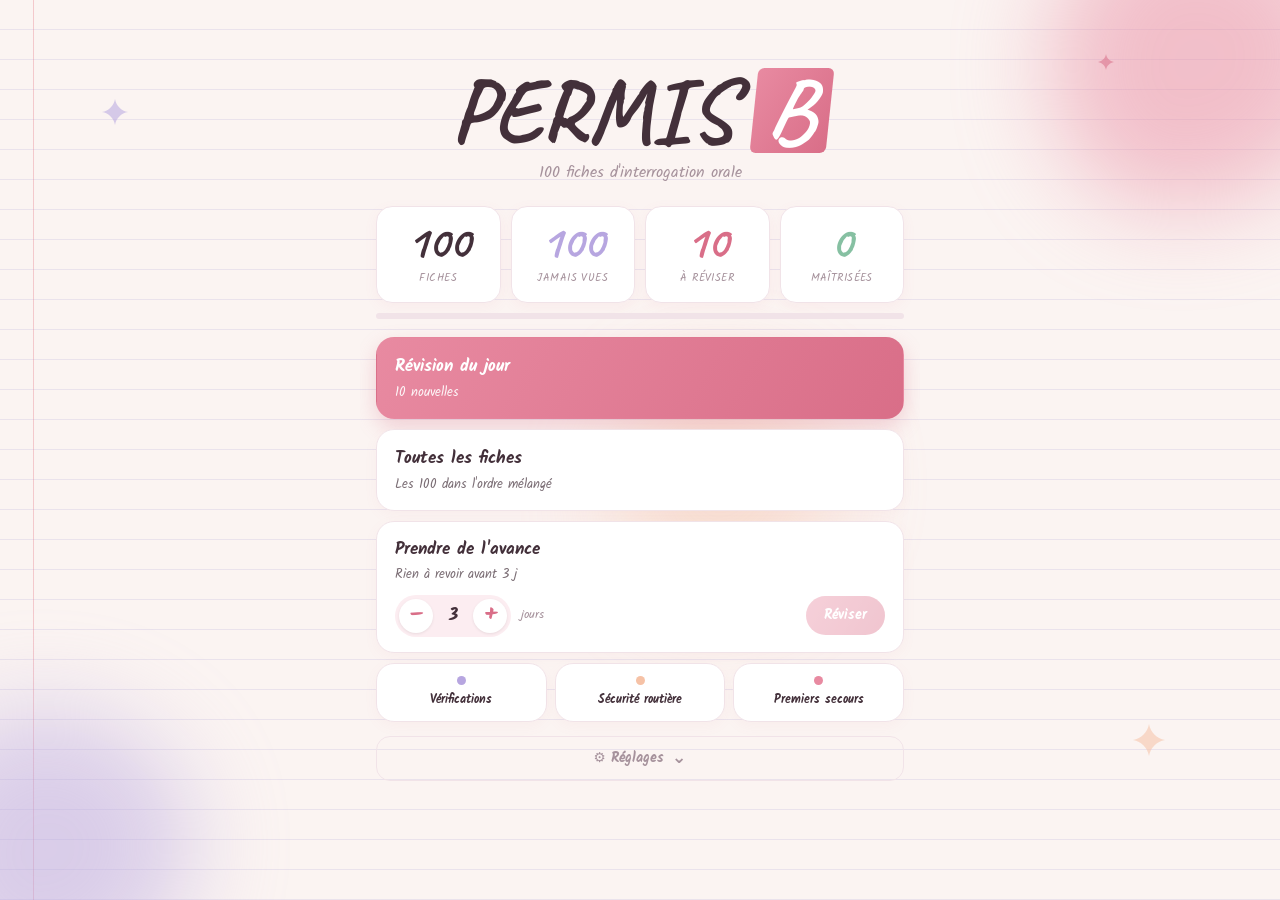
<file: index.html>
<!DOCTYPE html>
<html lang="fr">
<head>
  <meta charset="UTF-8">
  <meta name="viewport" content="width=device-width, initial-scale=1.0, viewport-fit=cover, maximum-scale=1.0, user-scalable=no">
  <meta name="theme-color" content="#FBF4F2">
  <title>Permis B — 100 fiches</title>
  <link rel="preconnect" href="https://fonts.googleapis.com">
  <link rel="preconnect" href="https://fonts.gstatic.com" crossorigin>
  <link href="https://fonts.googleapis.com/css2?family=Caveat:wght@500;700&family=Kalam:wght@400;700&display=swap" rel="stylesheet">
  <link rel="stylesheet" href="css/styles.css">
</head>
<body>
  <!-- décor abstrait -->
  <div class="bg-decor" aria-hidden="true">
    <span class="blob blob-1"></span>
    <span class="blob blob-2"></span>
    <span class="blob blob-3"></span>

    <!-- petites étoiles SVG (recolorées via la palette) -->
    <svg class="doodle spark spark-1" viewBox="0 0 24 24"><path d="M12 0c1.1 6.3 5.7 10.9 12 12-6.3 1.1-10.9 5.7-12 12-1.1-6.3-5.7-10.9-12-12C6.3 10.9 10.9 6.3 12 0Z"/></svg>
    <svg class="doodle spark spark-2" viewBox="0 0 24 24"><path d="M12 0c1.1 6.3 5.7 10.9 12 12-6.3 1.1-10.9 5.7-12 12-1.1-6.3-5.7-10.9-12-12C6.3 10.9 10.9 6.3 12 0Z"/></svg>
    <svg class="doodle spark spark-3" viewBox="0 0 24 24"><path d="M12 0c1.1 6.3 5.7 10.9 12 12-6.3 1.1-10.9 5.7-12 12-1.1-6.3-5.7-10.9-12-12C6.3 10.9 10.9 6.3 12 0Z"/></svg>
  </div>

  <!-- ÉCRAN D'ACCUEIL -->
  <section id="screen-home" class="screen is-active">
    <header class="home-header">
      <h1>PERMIS <span class="hl">B</span></h1>
      <p class="tagline">100 fiches d'interrogation orale</p>
    </header>

    <div class="stats" id="stats">
      <div class="stat"><span class="stat-num" id="stat-total">0</span><span class="stat-lbl">fiches</span></div>
      <div class="stat stat-new"><span class="stat-num" id="stat-new">0</span><span class="stat-lbl">jamais vues</span></div>
      <div class="stat stat-due"><span class="stat-num" id="stat-due">0</span><span class="stat-lbl">à réviser</span></div>
      <div class="stat stat-ok"><span class="stat-num" id="stat-mastered">0</span><span class="stat-lbl">maîtrisées</span></div>
    </div>

    <div class="progress-line"><div class="progress-line-fill" id="home-progress"></div></div>

    <nav class="modes">
      <button class="mode-btn mode-primary" data-mode="today">
        <span class="mode-title">Révision du jour</span>
        <span class="mode-sub" id="today-sub">Cartes dues aujourd'hui</span>
      </button>
      <button class="mode-btn" data-mode="all">
        <span class="mode-title">Toutes les fiches</span>
        <span class="mode-sub">Les 100 dans l'ordre mélangé</span>
      </button>
      <div class="mode-btn mode-advance">
        <div class="mode-advance-top">
          <span class="mode-title">Prendre de l'avance</span>
          <span class="mode-sub" id="ahead-sub">Réviser ce qui arrive bientôt</span>
        </div>
        <div class="mode-advance-row">
          <div class="stepper">
            <button class="step-btn" id="ahead-minus" type="button" aria-label="Diminuer">−</button>
            <span class="step-val" id="ahead-days-val">3</span>
            <button class="step-btn" id="ahead-plus" type="button" aria-label="Augmenter">+</button>
          </div>
          <span class="advance-unit">jours</span>
          <button class="advance-start-btn" id="ahead-start" type="button" data-mode="ahead">Réviser</button>
        </div>
      </div>
      <div class="theme-row">
        <button class="mode-btn mode-small" data-mode="theme" data-theme="verification"><span class="dot dot-verif"></span>Vérifications</button>
        <button class="mode-btn mode-small" data-mode="theme" data-theme="securite_routiere"><span class="dot dot-secu"></span>Sécurité routière</button>
        <button class="mode-btn mode-small" data-mode="theme" data-theme="premiers_secours"><span class="dot dot-secours"></span>Premiers secours</button>
      </div>
    </nav>

    <div class="settings">
      <button class="settings-toggle" id="settings-toggle" aria-expanded="false" aria-controls="settings-panel">
        <span>⚙ Réglages</span>
        <span class="chev">⌄</span>
      </button>
      <div class="settings-panel" id="settings-panel" hidden>
        <div class="setting">
          <span class="setting-label">Nouvelles fiches / jour</span>
          <div class="stepper">
            <button class="step-btn" id="npd-minus" aria-label="Diminuer">−</button>
            <span class="step-val" id="setting-new-per-day-val">10</span>
            <button class="step-btn" id="npd-plus" aria-label="Augmenter">+</button>
          </div>
        </div>
        <button class="reset-link" id="reset-btn">↺ Réinitialiser ma progression</button>
      </div>
    </div>
  </section>

  <!-- ÉCRAN DE RÉVISION -->
  <section id="screen-study" class="screen">
    <div class="study-top">
      <button class="icon-btn" id="back-btn" aria-label="Retour">‹</button>
      <div class="study-progress"><div class="study-progress-fill" id="study-progress"></div></div>
      <span class="study-count" id="study-count">0/0</span>
    </div>

    <div class="card-wrap">
      <article class="card" id="card">
        <div class="card-scroll">
          <div class="card-badge" id="card-badge">Fiche 1</div>
          <figure class="card-photo" id="card-photo" hidden><img id="card-photo-img" alt="Illustration de la fiche"></figure>
          <div id="card-questions"></div>
          <div id="card-answers" class="answers" hidden></div>
        </div>
      </article>
    </div>

    <div class="actions">
      <button class="reveal-btn" id="reveal-btn">Voir les réponses</button>
      <div class="grade-row" id="grade-row" hidden>
        <button class="grade grade-again" data-grade="again">À revoir<small id="iv-again"></small></button>
        <button class="grade grade-hard" data-grade="hard">Difficile<small id="iv-hard"></small></button>
        <button class="grade grade-good" data-grade="good">Je savais<small id="iv-good"></small></button>
        <button class="grade grade-easy" data-grade="easy">Facile<small id="iv-easy"></small></button>
      </div>
      <button class="edit-toggle-btn" id="edit-toggle" hidden>✎ Modifier le texte</button>
    </div>
  </section>

  <!-- ÉCRAN FIN DE SESSION -->
  <section id="screen-done" class="screen">
    <div class="done-inner">
      <div class="done-emoji">🎉</div>
      <h2>Session terminée</h2>
      <p id="done-summary"></p>
      <button class="mode-btn mode-primary" id="done-home">Retour à l'accueil</button>
    </div>
  </section>

  <!-- visionneuse plein écran pour les photos illustrant une question -->
  <div class="lightbox" id="lightbox" hidden><img id="lightbox-img" alt=""></div>

  <script src="js/data.js"></script>
  <script src="js/srs.js"></script>
  <script src="js/app.js"></script>
</body>
</html>
</file>
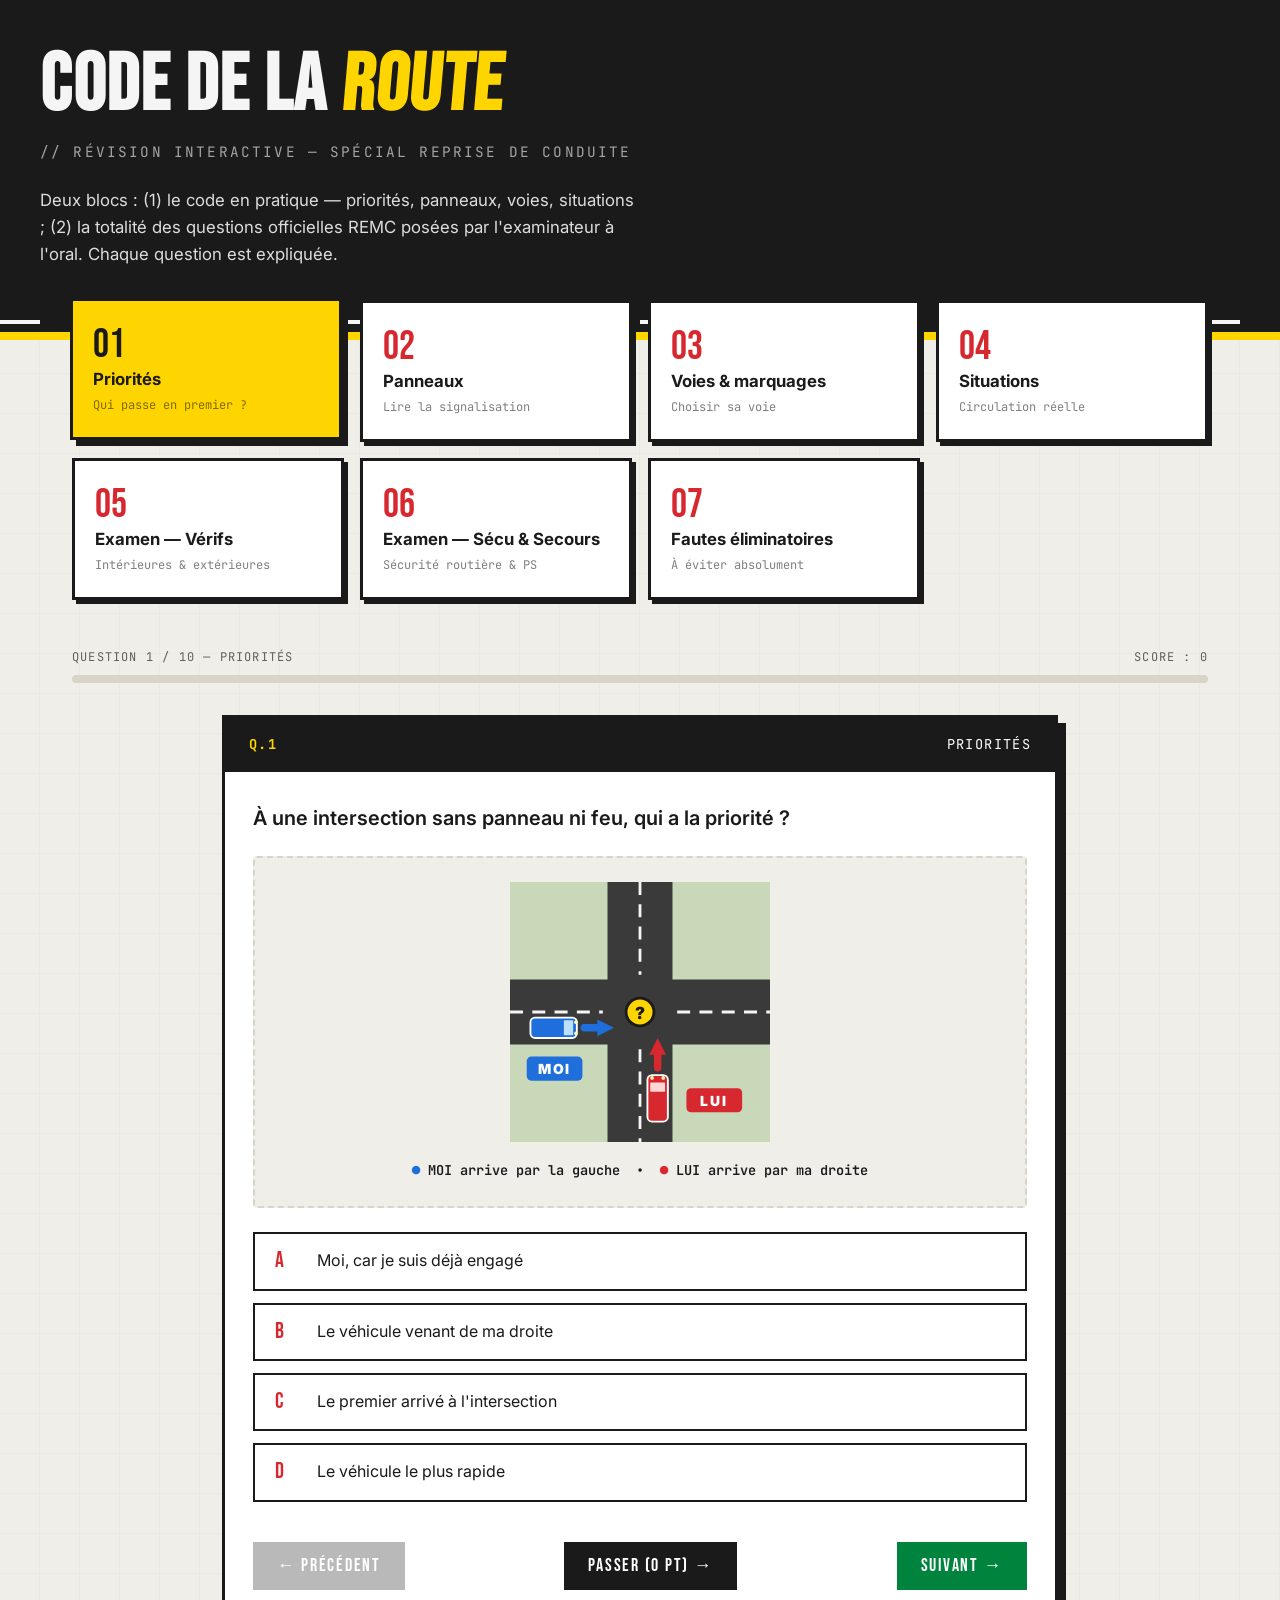
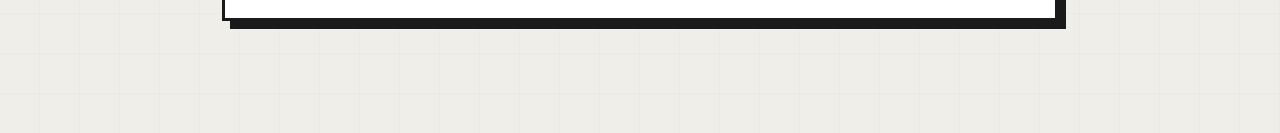
<file: permis_quizz.html>
<!DOCTYPE html>
<html lang="fr">
<head>
<meta charset="UTF-8">
<meta name="viewport" content="width=device-width, initial-scale=1.0">
<title>Code de la Route — Révisions</title>
<link href="https://fonts.googleapis.com/css2?family=Bebas+Neue&family=Inter:wght@400;500;600;700;900&family=JetBrains+Mono:wght@400;700&display=swap" rel="stylesheet">
<style>
  :root {
    --road-yellow: #FFD500;
    --road-yellow-dark: #E5C000;
    --road-red: #D7282F;
    --road-blue: #003DA5;
    --road-green: #00843D;
    --asphalt: #1a1a1a;
    --asphalt-light: #2a2a2a;
    --line-white: #f5f5f5;
    --concrete: #f0eee8;
    --concrete-dark: #d8d4c8;
    --success: #00843D;
    --error: #D7282F;
    --shadow: 0 8px 24px rgba(0,0,0,0.12);
  }

  * { margin: 0; padding: 0; box-sizing: border-box; }

  html { scroll-behavior: smooth; }

  body {
    font-family: 'Inter', sans-serif;
    background: var(--concrete);
    color: var(--asphalt);
    line-height: 1.6;
    min-height: 100vh;
    background-image:
      repeating-linear-gradient(0deg, transparent 0, transparent 39px, rgba(0,0,0,0.02) 39px, rgba(0,0,0,0.02) 40px),
      repeating-linear-gradient(90deg, transparent 0, transparent 39px, rgba(0,0,0,0.02) 39px, rgba(0,0,0,0.02) 40px);
  }

  /* HEADER */
  .header {
    background: var(--asphalt);
    color: var(--line-white);
    padding: 3rem 2rem 4rem;
    position: relative;
    overflow: hidden;
    border-bottom: 8px solid var(--road-yellow);
  }

  .header::before {
    content: '';
    position: absolute;
    bottom: 8px;
    left: 0;
    right: 0;
    height: 4px;
    background: repeating-linear-gradient(90deg,
      var(--line-white) 0, var(--line-white) 40px,
      transparent 40px, transparent 80px);
  }

  .header-content {
    max-width: 1200px;
    margin: 0 auto;
    position: relative;
    z-index: 2;
  }

  .header h1 {
    font-family: 'Bebas Neue', sans-serif;
    font-size: clamp(2.5rem, 7vw, 5rem);
    letter-spacing: 0.02em;
    line-height: 0.95;
    margin-bottom: 0.5rem;
  }

  .header h1 .highlight {
    color: var(--road-yellow);
    display: inline-block;
    transform: skew(-5deg);
  }

  .header .subtitle {
    font-family: 'JetBrains Mono', monospace;
    font-size: 0.9rem;
    color: rgba(255,255,255,0.6);
    text-transform: uppercase;
    letter-spacing: 0.15em;
    margin-top: 1rem;
  }

  .header .intro {
    margin-top: 1.5rem;
    max-width: 600px;
    color: rgba(255,255,255,0.85);
    font-size: 1.05rem;
  }

  /* NAVIGATION DES SECTIONS */
  .sections-nav {
    max-width: 1200px;
    margin: -2.5rem auto 3rem;
    padding: 0 2rem;
    position: relative;
    z-index: 10;
    display: grid;
    grid-template-columns: repeat(auto-fit, minmax(220px, 1fr));
    gap: 1rem;
  }

  .section-card {
    background: white;
    border: 3px solid var(--asphalt);
    padding: 1.5rem 1.25rem;
    cursor: pointer;
    transition: all 0.2s ease;
    position: relative;
    text-align: left;
    font-family: inherit;
    color: var(--asphalt);
    box-shadow: 4px 4px 0 var(--asphalt);
  }

  .section-card:hover {
    transform: translate(-2px, -2px);
    box-shadow: 6px 6px 0 var(--asphalt);
  }

  .section-card.active {
    background: var(--road-yellow);
    transform: translate(-2px, -2px);
    box-shadow: 6px 6px 0 var(--asphalt);
  }

  .section-card .num {
    font-family: 'Bebas Neue', sans-serif;
    font-size: 2.5rem;
    line-height: 1;
    color: var(--road-red);
  }

  .section-card.active .num { color: var(--asphalt); }

  .section-card .label {
    font-weight: 700;
    font-size: 1.05rem;
    margin-top: 0.25rem;
  }

  .section-card .count {
    font-family: 'JetBrains Mono', monospace;
    font-size: 0.75rem;
    color: rgba(0,0,0,0.5);
    margin-top: 0.5rem;
  }

  /* PROGRESSION */
  .progress-bar-container {
    max-width: 1200px;
    margin: 0 auto 2rem;
    padding: 0 2rem;
  }

  .progress-info {
    display: flex;
    justify-content: space-between;
    font-family: 'JetBrains Mono', monospace;
    font-size: 0.75rem;
    text-transform: uppercase;
    letter-spacing: 0.1em;
    color: rgba(0,0,0,0.6);
    margin-bottom: 0.5rem;
  }

  .progress-bar {
    height: 8px;
    background: var(--concrete-dark);
    border-radius: 4px;
    overflow: hidden;
    position: relative;
  }

  .progress-fill {
    height: 100%;
    background: var(--road-green);
    width: 0%;
    transition: width 0.4s cubic-bezier(0.4, 0, 0.2, 1);
  }

  /* CONTENU PRINCIPAL */
  .container {
    max-width: 900px;
    margin: 0 auto;
    padding: 0 2rem 5rem;
  }

  .question-card {
    background: white;
    border-radius: 0;
    border: 3px solid var(--asphalt);
    box-shadow: 8px 8px 0 var(--asphalt);
    overflow: hidden;
    margin-bottom: 2rem;
  }

  .question-header {
    background: var(--asphalt);
    color: white;
    padding: 1rem 1.5rem;
    display: flex;
    justify-content: space-between;
    align-items: center;
    font-family: 'JetBrains Mono', monospace;
    font-size: 0.85rem;
    text-transform: uppercase;
    letter-spacing: 0.1em;
  }

  .question-header .q-num { color: var(--road-yellow); font-weight: 700; }

  .question-body {
    padding: 2rem 1.75rem 1.5rem;
  }

  .question-text {
    font-size: 1.25rem;
    font-weight: 600;
    line-height: 1.4;
    margin-bottom: 1.5rem;
    color: var(--asphalt);
  }

  .visual-aid {
    background: var(--concrete);
    border: 2px dashed var(--concrete-dark);
    padding: 1.5rem;
    margin-bottom: 1.5rem;
    text-align: center;
    font-family: 'JetBrains Mono', monospace;
    font-size: 0.85rem;
    color: rgba(0,0,0,0.6);
    border-radius: 4px;
  }

  .visual-aid svg {
    max-width: 100%;
    height: auto;
  }

  .answers {
    display: flex;
    flex-direction: column;
    gap: 0.75rem;
  }

  .answer-btn {
    background: white;
    border: 2px solid var(--asphalt);
    padding: 1rem 1.25rem;
    text-align: left;
    cursor: pointer;
    font-family: inherit;
    font-size: 1rem;
    color: var(--asphalt);
    transition: all 0.15s ease;
    display: flex;
    align-items: flex-start;
    gap: 0.85rem;
    position: relative;
  }

  .answer-btn:not(:disabled):hover {
    background: var(--road-yellow);
    transform: translateX(4px);
  }

  .answer-btn .letter {
    font-family: 'Bebas Neue', sans-serif;
    font-size: 1.4rem;
    line-height: 1;
    color: var(--road-red);
    flex-shrink: 0;
    width: 28px;
  }

  .answer-btn.correct {
    background: var(--success);
    color: white;
    border-color: var(--success);
  }

  .answer-btn.correct .letter { color: white; }

  .answer-btn.incorrect {
    background: var(--error);
    color: white;
    border-color: var(--error);
  }

  .answer-btn.incorrect .letter { color: white; }

  .answer-btn:disabled {
    cursor: not-allowed;
  }

  .answer-btn.faded {
    opacity: 0.45;
  }

  /* EXPLICATION */
  .explanation {
    margin: 1.5rem 1.75rem 1.75rem;
    padding: 1.5rem;
    background: linear-gradient(180deg, #fff9d6 0%, #fff5b8 100%);
    border-left: 6px solid var(--road-yellow);
    display: none;
    animation: slideIn 0.4s ease;
  }

  @keyframes slideIn {
    from { opacity: 0; transform: translateY(-8px); }
    to { opacity: 1; transform: translateY(0); }
  }

  .explanation.show { display: block; }

  .explanation h4 {
    font-family: 'Bebas Neue', sans-serif;
    font-size: 1.3rem;
    letter-spacing: 0.03em;
    margin-bottom: 0.75rem;
    color: var(--asphalt);
    display: flex;
    align-items: center;
    gap: 0.5rem;
  }

  .explanation h4::before {
    content: '💡';
    font-size: 1.2rem;
  }

  .explanation p {
    margin-bottom: 0.75rem;
    color: var(--asphalt);
  }

  .explanation strong {
    background: rgba(0,0,0,0.1);
    padding: 1px 6px;
    border-radius: 3px;
  }

  .explanation .tip {
    margin-top: 1rem;
    padding-top: 1rem;
    border-top: 1px dashed rgba(0,0,0,0.2);
    font-size: 0.95rem;
    font-style: italic;
  }

  .explanation .tip::before {
    content: '🎯 Astuce — ';
    font-style: normal;
    font-weight: 700;
  }

  /* NAVIGATION QUESTION */
  .nav-buttons {
    display: flex;
    justify-content: space-between;
    align-items: center;
    margin-top: 1rem;
    padding: 0 1.75rem 1.75rem;
    gap: 1rem;
  }

  .nav-btn {
    background: var(--asphalt);
    color: white;
    border: none;
    padding: 0.85rem 1.5rem;
    font-family: 'Bebas Neue', sans-serif;
    font-size: 1.1rem;
    letter-spacing: 0.1em;
    cursor: pointer;
    transition: all 0.15s ease;
    text-transform: uppercase;
  }

  .nav-btn:not(:disabled):hover {
    background: var(--road-red);
  }

  .nav-btn:disabled {
    opacity: 0.3;
    cursor: not-allowed;
  }

  .nav-btn.primary {
    background: var(--road-green);
  }

  .nav-btn.primary:hover {
    background: #006b30;
  }

  /* ÉCRAN DE FIN */
  .results-screen {
    background: white;
    border: 3px solid var(--asphalt);
    box-shadow: 8px 8px 0 var(--asphalt);
    padding: 3rem 2rem;
    text-align: center;
    display: none;
  }

  .results-screen.show { display: block; }

  .results-screen .score-display {
    font-family: 'Bebas Neue', sans-serif;
    font-size: 6rem;
    line-height: 1;
    margin: 1rem 0;
  }

  .results-screen .score-display.good { color: var(--road-green); }
  .results-screen .score-display.medium { color: var(--road-yellow-dark); }
  .results-screen .score-display.bad { color: var(--road-red); }

  .results-screen h2 {
    font-family: 'Bebas Neue', sans-serif;
    font-size: 2.5rem;
    letter-spacing: 0.05em;
    margin-bottom: 0.5rem;
  }

  .results-screen .verdict {
    font-size: 1.1rem;
    color: rgba(0,0,0,0.7);
    margin-bottom: 2rem;
  }

  .restart-btn {
    background: var(--road-yellow);
    border: 3px solid var(--asphalt);
    padding: 1rem 2rem;
    font-family: 'Bebas Neue', sans-serif;
    font-size: 1.3rem;
    letter-spacing: 0.1em;
    cursor: pointer;
    box-shadow: 4px 4px 0 var(--asphalt);
    transition: all 0.15s ease;
    text-transform: uppercase;
    color: var(--asphalt);
  }

  .restart-btn:hover {
    transform: translate(-2px, -2px);
    box-shadow: 6px 6px 0 var(--asphalt);
  }

  /* PANNEAUX SVG INTÉGRÉS */
  .panel-display {
    display: inline-flex;
    flex-direction: column;
    align-items: center;
    gap: 0.5rem;
    margin: 0.5rem;
  }

  .panel-display .label {
    font-family: 'JetBrains Mono', monospace;
    font-size: 0.75rem;
    color: rgba(0,0,0,0.6);
  }

  /* RESPONSIVE */
  @media (max-width: 640px) {
    .header { padding: 2rem 1.25rem 3rem; }
    .sections-nav { padding: 0 1.25rem; }
    .container { padding: 0 1.25rem 3rem; }
    .question-body { padding: 1.5rem 1.25rem 1rem; }
    .explanation { margin: 1rem 1.25rem 1.25rem; padding: 1.25rem; }
    .nav-buttons { padding: 0 1.25rem 1.25rem; flex-direction: column; }
    .nav-btn { width: 100%; }
    .question-text { font-size: 1.1rem; }
  }
</style>
</head>
<body>

<header class="header">
  <div class="header-content">
    <h1>CODE DE LA <span class="highlight">ROUTE</span></h1>
    <div class="subtitle">// Révision interactive — Spécial reprise de conduite</div>
    <p class="intro">Deux blocs : (1) le code en pratique — priorités, panneaux, voies, situations ; (2) la totalité des questions officielles REMC posées par l'examinateur à l'oral. Chaque question est expliquée.</p>
  </div>
</header>

<nav class="sections-nav" id="sections-nav">
  <button class="section-card active" data-section="0">
    <div class="num">01</div>
    <div class="label">Priorités</div>
    <div class="count">Qui passe en premier ?</div>
  </button>
  <button class="section-card" data-section="1">
    <div class="num">02</div>
    <div class="label">Panneaux</div>
    <div class="count">Lire la signalisation</div>
  </button>
  <button class="section-card" data-section="2">
    <div class="num">03</div>
    <div class="label">Voies & marquages</div>
    <div class="count">Choisir sa voie</div>
  </button>
  <button class="section-card" data-section="3">
    <div class="num">04</div>
    <div class="label">Situations</div>
    <div class="count">Circulation réelle</div>
  </button>
  <button class="section-card" data-section="4">
    <div class="num">05</div>
    <div class="label">Examen — Vérifs</div>
    <div class="count">Intérieures & extérieures</div>
  </button>
  <button class="section-card" data-section="5">
    <div class="num">06</div>
    <div class="label">Examen — Sécu & Secours</div>
    <div class="count">Sécurité routière & PS</div>
  </button>
  <button class="section-card" data-section="6">
    <div class="num">07</div>
    <div class="label">Fautes éliminatoires</div>
    <div class="count">À éviter absolument</div>
  </button>
</nav>

<div class="progress-bar-container">
  <div class="progress-info">
    <span id="progress-text">Question 1 / 10</span>
    <span id="score-text">Score : 0</span>
  </div>
  <div class="progress-bar">
    <div class="progress-fill" id="progress-fill"></div>
  </div>
</div>

<main class="container">
  <div id="quiz-area"></div>
  <div class="results-screen" id="results-screen">
    <h2>SECTION TERMINÉE</h2>
    <div class="score-display" id="final-score">0/10</div>
    <p class="verdict" id="verdict"></p>
    <button class="restart-btn" id="restart-btn">↻ Recommencer cette section</button>
  </div>
</main>

<script>
// ===== BANQUE DE QUESTIONS =====
const QUIZ_DATA = {
  sections: [
    {
      title: "Priorités",
      questions: [
        {
          q: "À une intersection sans panneau ni feu, qui a la priorité ?",
          visual: `<svg viewBox="0 0 280 280" width="260" xmlns="http://www.w3.org/2000/svg" role="img" aria-label="Vue de dessus d'une intersection. La voiture bleue MOI arrive par la gauche en allant vers la droite. La voiture rouge LUI arrive par le bas en allant vers le haut, donc à la droite de MOI."><rect width="280" height="280" fill="#c8d8b8"/><rect x="0" y="105" width="280" height="70" fill="#3a3a3a"/><rect x="105" y="0" width="70" height="280" fill="#3a3a3a"/><line x1="0" y1="140" x2="100" y2="140" stroke="#f5f5f5" stroke-width="3" stroke-dasharray="14,10"/><line x1="180" y1="140" x2="280" y2="140" stroke="#f5f5f5" stroke-width="3" stroke-dasharray="14,10"/><line x1="140" y1="0" x2="140" y2="100" stroke="#f5f5f5" stroke-width="3" stroke-dasharray="14,10"/><line x1="140" y1="180" x2="140" y2="280" stroke="#f5f5f5" stroke-width="3" stroke-dasharray="14,10"/><g><rect x="22" y="146" width="50" height="22" rx="5" fill="#1e6fdc" stroke="#fff" stroke-width="2"/><rect x="58" y="149" width="10" height="16" rx="1" fill="#bde0ff"/><circle cx="71" cy="151" r="2" fill="#fff7a8"/><circle cx="71" cy="163" r="2" fill="#fff7a8"/></g><line x1="80" y1="157" x2="98" y2="157" stroke="#1e6fdc" stroke-width="8" stroke-linecap="round"/><polygon points="94,148 112,157 94,166" fill="#1e6fdc"/><rect x="18" y="188" width="60" height="26" rx="5" fill="#1e6fdc"/><text x="48" y="207" text-anchor="middle" font-family="Inter, sans-serif" font-weight="900" font-size="15" fill="#fff" letter-spacing="2">MOI</text><g><rect x="148" y="208" width="22" height="50" rx="5" fill="#d7282f" stroke="#fff" stroke-width="2"/><rect x="151" y="216" width="16" height="10" rx="1" fill="#ffd5d5"/><circle cx="153" cy="211" r="2" fill="#fff7a8"/><circle cx="165" cy="211" r="2" fill="#fff7a8"/></g><line x1="159" y1="200" x2="159" y2="182" stroke="#d7282f" stroke-width="8" stroke-linecap="round"/><polygon points="150,186 159,168 168,186" fill="#d7282f"/><rect x="190" y="222" width="60" height="26" rx="5" fill="#d7282f"/><text x="220" y="241" text-anchor="middle" font-family="Inter, sans-serif" font-weight="900" font-size="15" fill="#fff" letter-spacing="2">LUI</text><circle cx="140" cy="140" r="15" fill="#FFD500" stroke="#1a1a1a" stroke-width="3"/><text x="140" y="147" text-anchor="middle" font-family="Inter, sans-serif" font-weight="900" font-size="18" fill="#1a1a1a">?</text></svg><div style="margin-top:0.75rem;font-weight:600;color:#1a1a1a"><span style="color:#1e6fdc">●</span> MOI arrive par la gauche &nbsp;•&nbsp; <span style="color:#d7282f">●</span> LUI arrive par ma droite</div>`,
          answers: [
            "Moi, car je suis déjà engagé",
            "Le véhicule venant de ma droite",
            "Le premier arrivé à l'intersection",
            "Le véhicule le plus rapide"
          ],
          correct: 1,
          explanation: "<p><strong>Priorité à droite</strong> : règle de base en France quand aucune signalisation ne précise les priorités. Tout véhicule venant de ta droite a la priorité, même si tu es \"déjà là\".</p><p>Cette règle s'applique dans la majorité des petites intersections en ville, hors zones balisées (stop, cédez-le-passage, feux, panneaux de priorité).</p>",
          tip: "Quand tu approches d'une intersection sans aucun panneau visible, regarde par réflexe à droite EN PREMIER. C'est de là que vient le danger légal."
        },
        {
          q: "Tu arrives à un STOP. Que dois-tu faire ?",
          answers: [
            "Ralentir fortement puis passer si la voie est libre",
            "Marquer un arrêt complet, roues immobiles, puis céder le passage",
            "S'arrêter uniquement si une voiture arrive",
            "Klaxonner et passer"
          ],
          correct: 1,
          explanation: "<p>Le STOP impose un <strong>arrêt absolu</strong>, roues totalement immobilisées, peu importe s'il y a du trafic ou non. C'est l'un des rares panneaux où ne pas s'arrêter complètement est une faute éliminatoire à l'examen.</p><p>Après l'arrêt, tu cèdes le passage à TOUS les véhicules circulant sur la voie prioritaire.</p>",
          tip: "Le test : si quelqu'un te filme, doit voir tes roues s'arrêter clairement. Compte mentalement \"1...\" avant de repartir."
        },
        {
          q: "Au panneau \"Cédez le passage\" (triangle pointe en bas), que dois-tu faire ?",
          visual: `<svg viewBox="0 0 100 100" width="100" xmlns="http://www.w3.org/2000/svg" role="img" aria-label="Panneau triangulaire blanc à bordure rouge, pointe dirigée vers le bas"><polygon points="10,15 90,15 50,92" fill="white" stroke="#D7282F" stroke-width="8" stroke-linejoin="miter"/></svg>`,
          answers: [
            "Marquer un arrêt obligatoire",
            "Ralentir et céder le passage, sans arrêt obligatoire si voie libre",
            "Accélérer pour passer rapidement",
            "Continuer sans ralentir, j'ai la priorité"
          ],
          correct: 1,
          explanation: "<p>Le <strong>Cédez le passage</strong> n'impose pas l'arrêt si la voie est libre. Tu ralentis pour pouvoir t'arrêter si nécessaire, et tu laisses passer tout véhicule arrivant sur la voie prioritaire.</p><p>La différence majeure avec le STOP : ici, tu peux passer en roulant si rien ne vient.</p>",
          tip: "Triangle pointe en bas = je m'efface. Le losange jaune (priorité), c'est l'inverse."
        },
        {
          q: "Tu es sur une route avec un panneau losange jaune sur fond blanc. Que signifie-t-il ?",
          visual: `<svg viewBox="0 0 100 100" width="100"><polygon points="50,5 95,50 50,95 5,50" fill="white" stroke="#1a1a1a" stroke-width="4"/><polygon points="50,18 82,50 50,82 18,50" fill="#FFD500"/></svg>`,
          answers: [
            "Danger, ralentir",
            "Route prioritaire — j'ai la priorité aux intersections",
            "Fin de la priorité",
            "Voie réservée aux taxis"
          ],
          correct: 1,
          explanation: "<p>Le <strong>losange jaune</strong> indique que tu es sur une <strong>route prioritaire</strong>. Tous les véhicules venant des voies adjacentes doivent te céder le passage, même s'ils arrivent de ta droite.</p><p>Cette priorité reste valable jusqu'à un panneau \"Fin de priorité\" (même losange barré) ou une nouvelle indication.</p>",
          tip: "Tant que tu vois le losange jaune, tu peux dérouler. La priorité à droite est SUSPENDUE."
        },
        {
          q: "Tu arrives à un rond-point en France. Qui a la priorité ?",
          answers: [
            "Les véhicules qui entrent dans le rond-point",
            "Les véhicules déjà engagés dans le rond-point",
            "Le véhicule à droite",
            "Les piétons uniquement"
          ],
          correct: 1,
          explanation: "<p><strong>Définition :</strong> un <strong>rond-point</strong> moderne (terme officiel : <em>sens giratoire</em>) est une intersection circulaire où la circulation tourne en sens anti-horaire autour d'un îlot central, à chaussée séparée des voies d'entrée.</p><p><strong>Règle générale (99 % des cas) :</strong> à chaque entrée, ce duo de panneaux t'accueille :</p><div style=\"display:flex;gap:1.5rem;align-items:center;justify-content:center;margin:1rem 0;flex-wrap:wrap\"><div style=\"text-align:center\"><svg width=\"56\" viewBox=\"0 0 100 100\" xmlns=\"http://www.w3.org/2000/svg\"><polygon points=\"10,15 90,15 50,90\" fill=\"white\" stroke=\"#D7282F\" stroke-width=\"8\"/></svg><div style=\"font-size:0.75rem;margin-top:0.25rem;font-weight:700\">Cédez<br>le passage</div></div><div style=\"font-size:1.5rem;font-weight:900\">+</div><div style=\"text-align:center\"><svg width=\"56\" viewBox=\"0 0 100 100\" xmlns=\"http://www.w3.org/2000/svg\"><circle cx=\"50\" cy=\"50\" r=\"44\" fill=\"#003DA5\"/><path d=\"M 75 50 A 25 25 0 1 1 50 25\" fill=\"none\" stroke=\"white\" stroke-width=\"7\" stroke-linecap=\"round\"/><polygon points=\"43,28 56,22 56,36\" fill=\"white\"/><path d=\"M 25 50 A 25 25 0 0 1 30 36\" fill=\"none\" stroke=\"white\" stroke-width=\"7\" stroke-linecap=\"round\"/></svg><div style=\"font-size:0.75rem;margin-top:0.25rem;font-weight:700\">Sens giratoire<br>obligatoire</div></div></div><p>Le triangle « Cédez le passage » signifie : les véhicules <strong>déjà engagés</strong> dans l'anneau sont prioritaires. Tu attends une fenêtre, tu t'insères. La priorité à droite est <strong>suspendue</strong> à l'intérieur.</p><p><strong>L'exception célèbre : la place de l'Étoile</strong> (Arc de Triomphe, Paris) — et quelques rares « carrefours à sens giratoire » à l'ancienne. <strong>Aucun</strong> panneau Cédez le passage à l'entrée → la <strong>priorité à droite</strong> classique s'applique. Conséquence paradoxale : ici, c'est celui qui <strong>ENTRE</strong> qui est prioritaire sur celui déjà engagé. Visuellement c'est le chaos (12 avenues qui débouchent en même temps), légalement c'est cohérent. Les assurances l'ont compris : à l'Étoile, les sinistres sont partagés 50/50 par défaut.</p>",
          tip: "Mnémo : « Triangle rouge à l'entrée = je m'efface ». Pas de triangle = priorité à droite, je peux entrer (mais je regarde à droite très fort)."
        },
        {
          q: "Un véhicule prioritaire (police, pompiers) approche avec gyrophare et sirène. Que fais-tu ?",
          answers: [
            "Je continue normalement, il se débrouillera",
            "Je freine brutalement sur place",
            "Je dégage la voie en me rabattant à droite, en sécurité",
            "Je passe à gauche pour le doubler"
          ],
          correct: 2,
          explanation: "<p>Tu dois <strong>faciliter le passage</strong> du véhicule prioritaire en te déportant à droite (ou à gauche sur une voie à sens unique si plus logique), idéalement en ralentissant pour t'arrêter le long du trottoir.</p><p>⚠️ Ne freine pas brutalement au milieu de la voie : tu crées un danger pour les véhicules derrière toi.</p>",
          tip: "Avant de bouger : un coup d'œil dans le rétro pour ne pas surprendre celui qui te suit. Clignotant + manœuvre douce."
        },
        {
          q: "Tu arrives à un feu orange clignotant. Que signifie-t-il ?",
          visual: `<svg viewBox="0 0 100 220" width="80" xmlns="http://www.w3.org/2000/svg"><rect x="20" y="5" width="60" height="180" rx="8" fill="#1a1a1a" stroke="#444" stroke-width="2"/><circle cx="50" cy="40" r="22" fill="#3a3a3a" stroke="#222" stroke-width="2"/><circle cx="50" cy="95" r="22" fill="#ff9a1a" stroke="#222" stroke-width="2" opacity="0.95"/><circle cx="50" cy="95" r="14" fill="#ffcc66" opacity="0.6"/><circle cx="50" cy="150" r="22" fill="#3a3a3a" stroke="#222" stroke-width="2"/><rect x="42" y="185" width="16" height="25" fill="#1a1a1a"/><text x="50" y="215" text-anchor="middle" font-family="Inter" font-size="9" font-weight="700" fill="#1a1a1a">CLIGNOTE</text></svg>`,
          answers: [
            "Le feu est en panne, je passe sans m'arrêter",
            "Je dois m'arrêter immédiatement",
            "Avertissement : feu non géré, je dois respecter la signalisation de priorité en place",
            "C'est la voie pour les bus"
          ],
          correct: 2,
          explanation: "<p><strong>Définition :</strong> le <strong>feu orange (ou jaune) clignotant</strong> signale que le carrefour n'est PAS régulé par les feux. Cas typiques : nuit (les villes coupent les feux pour fluidifier), panne, ou carrefour à feux uniquement le jour.</p><p><strong>Ce qu'il NE veut PAS dire :</strong></p><p>• Pas « tu as la priorité »<br>• Pas « tu peux passer sans regarder »<br>• Pas « arrête-toi »</p><p><strong>Ce qu'il veut dire :</strong> « le feu est désactivé, cherche LA VRAIE règle de priorité ». Tu lèves les yeux et tu cherches dans l'ordre :</p><p>1. Un <strong>panneau STOP</strong> (octogone rouge) → arrêt total<br>2. Un <strong>Cédez le passage</strong> (triangle pointe en bas) → laisser passer<br>3. Un <strong>losange jaune</strong> de route prioritaire → tu as la priorité<br>4. <strong>Aucun panneau</strong> → priorité à droite par défaut</p><p><strong>Exemple concret :</strong> tu rentres tard à Lyon, le feu d'un carrefour clignote orange. Tu vois un Cédez le passage planté sur ton entrée → tu cèdes. L'autre côté du carrefour a peut-être la priorité par défaut, c'est le but : le feu désactivé révèle la vraie hiérarchie sous-jacente.</p>",
          tip: "Mnémo : « Orange clignotant = feu en pause, panneau aux commandes ». Si tu vois un orange fixe (non clignotant), c'est l'inverse : tu t'arrêtes (sauf si déjà engagé)."
        },
        {
          q: "Tu tournes à gauche à une intersection. Un piéton traverse la rue dans laquelle tu t'engages. Qui a la priorité ?",
          answers: [
            "Moi, je suis en voiture",
            "Le piéton, toujours",
            "Le piéton seulement s'il y a un passage piéton",
            "Personne, on se débrouille"
          ],
          correct: 1,
          explanation: "<p>Quand tu tournes (à gauche OU à droite), tu dois céder le passage à <strong>tout piéton</strong> traversant la voie sur laquelle tu t'engages, qu'il y ait un passage piéton ou non.</p><p>Cette règle est souvent oubliée et c'est une cause fréquente d'accident en ville.</p>",
          tip: "Avant de tourner : regard balayage → contrôle l'angle mort + le trottoir vers lequel tu vas. Le piéton qui s'élance ne te voit pas forcément."
        },
        {
          q: "Tu es engagé sur une intersection et le feu passe à l'orange fixe. Que fais-tu ?",
          answers: [
            "Je fais marche arrière",
            "Je continue à dégager l'intersection",
            "Je m'arrête au milieu",
            "J'accélère"
          ],
          correct: 1,
          explanation: "<p>Une fois <strong>engagé</strong> sur une intersection, tu dois la <strong>dégager</strong>, même si le feu passe à l'orange ou au rouge. T'arrêter au milieu bloquerait le trafic transversal et créerait un danger.</p><p>L'orange fixe signifie \"arrêt si tu peux le faire en sécurité\". Si tu es déjà sur la ligne, tu continues.</p>",
          tip: "La règle d'or : ne JAMAIS bloquer une intersection. Avant de t'engager, vérifie que tu pourras la dégager."
        },
        {
          q: "Sur une voie cyclable (bande ou piste), un cycliste arrive. Toi tu sors d'un parking en voiture. Qui a la priorité ?",
          answers: [
            "Moi, je suis plus gros",
            "Le cycliste, qui est sur sa voie",
            "Aucune règle, on improvise",
            "Le premier qui klaxonne"
          ],
          correct: 1,
          explanation: "<p>Quand tu sors d'un parking, d'un chemin privé, d'un trottoir ou d'une station-service, tu dois céder le passage à <strong>tous les usagers</strong> de la chaussée, y compris les cyclistes sur leur bande ou piste.</p><p>Tu es l'usager \"qui s'insère\", donc tu n'as aucune priorité.</p>",
          tip: "Sortie de parking = STOP mental systématique. Regarde aussi sur le trottoir (piétons) avant de mordre la chaussée."
        }
      ]
    },
    {
      title: "Panneaux",
      questions: [
        {
          q: "Quelle est la forme générale d'un panneau de DANGER ?",
          visual: `<svg viewBox="0 0 100 100" width="90"><polygon points="50,10 90,85 10,85" fill="white" stroke="#D7282F" stroke-width="7"/><text x="50" y="70" text-anchor="middle" font-family="Inter" font-size="32" font-weight="900" fill="#1a1a1a">!</text></svg>`,
          answers: [
            "Rond rouge",
            "Triangle pointe en haut, bordure rouge",
            "Carré bleu",
            "Losange jaune"
          ],
          correct: 1,
          explanation: "<p>Tous les panneaux de <strong>danger</strong> sont des triangles pointe en haut avec bordure rouge et fond blanc. Le pictogramme à l'intérieur précise le type de danger (virage, dos d'âne, animaux, école…).</p><p>Ils annoncent un danger <strong>à venir</strong>, généralement 150 mètres plus loin hors agglomération, ou juste avant en ville.</p>",
          tip: "Triangle rouge = \"attention !\". Tu ralentis et tu cherches d'où peut venir le danger annoncé."
        },
        {
          q: "Quelle est la forme générale d'un panneau d'INTERDICTION ?",
          visual: `<svg viewBox="0 0 100 100" width="90"><circle cx="50" cy="50" r="42" fill="white" stroke="#D7282F" stroke-width="8"/></svg>`,
          answers: [
            "Carré bleu",
            "Rond avec bordure rouge",
            "Triangle pointe en bas",
            "Octogone rouge"
          ],
          correct: 1,
          explanation: "<p>Les panneaux d'<strong>interdiction</strong> sont des cercles à bordure rouge, fond blanc, avec un pictogramme noir indiquant ce qui est interdit (sens interdit, vitesse, demi-tour, dépassement…).</p><p>Le seul panneau d'interdiction de forme différente est le <strong>STOP</strong> (octogonal).</p>",
          tip: "Rond rouge = \"non\". Rond bleu, on verra plus tard, c'est l'inverse : \"obligatoire\"."
        },
        {
          q: "Un panneau rond, fond bleu, avec une flèche blanche. C'est quoi ?",
          visual: `<svg viewBox="0 0 100 100" width="90"><circle cx="50" cy="50" r="44" fill="#003DA5"/><path d="M 50 25 L 50 75 M 50 25 L 38 38 M 50 25 L 62 38" stroke="white" stroke-width="6" fill="none" stroke-linecap="round"/></svg>`,
          answers: [
            "Direction conseillée",
            "Direction obligatoire",
            "Sens interdit",
            "Voie réservée"
          ],
          correct: 1,
          explanation: "<p>Les panneaux <strong>ronds bleus</strong> indiquent une <strong>obligation</strong>. Une flèche dans un rond bleu = direction obligatoire à suivre. Tu n'as pas le choix d'aller autre part.</p><p>Pratique pour comprendre la logique : <strong>rouge = interdit</strong>, <strong>bleu rond = obligatoire</strong>.</p>",
          tip: "Si tu vois un rond bleu fléché vers la droite, tu DOIS aller à droite. Le panneau ne suggère pas, il impose."
        },
        {
          q: "Tu vois un panneau rectangulaire vert avec des noms de villes en blanc. Tu es sur quel type de route ?",
          answers: [
            "Une autoroute",
            "Une route à grande circulation (nationale, axe important)",
            "Une route en zone résidentielle",
            "Une rue piétonne"
          ],
          correct: 1,
          explanation: "<p>Les panneaux de direction <strong>verts</strong> indiquent les <strong>itinéraires principaux hors autoroute</strong> (nationales, grandes liaisons intervilles, axes gratuits importants).</p><p><strong>Le code couleur complet — à connaître par cœur :</strong></p><div style=\"display:grid;grid-template-columns:repeat(auto-fit,minmax(110px,1fr));gap:0.5rem;margin:1rem 0\"><div style=\"background:#00843D;color:#fff;padding:0.6rem 0.4rem;text-align:center;font-weight:700;font-size:0.85rem;border-radius:3px\">VERT<br><span style=\"font-size:0.7rem;font-weight:400\">Grandes liaisons</span></div><div style=\"background:#003DA5;color:#fff;padding:0.6rem 0.4rem;text-align:center;font-weight:700;font-size:0.85rem;border-radius:3px\">BLEU<br><span style=\"font-size:0.7rem;font-weight:400\">Autoroutes</span></div><div style=\"background:#fff;color:#1a1a1a;padding:0.6rem 0.4rem;text-align:center;font-weight:700;font-size:0.85rem;border:2px solid #1a1a1a;border-radius:3px\">BLANC<br><span style=\"font-size:0.7rem;font-weight:400\">Local / villes proches</span></div><div style=\"background:#FFD500;color:#1a1a1a;padding:0.6rem 0.4rem;text-align:center;font-weight:700;font-size:0.85rem;border-radius:3px\">JAUNE<br><span style=\"font-size:0.7rem;font-weight:400\">Déviation temporaire</span></div><div style=\"background:#7a4a1a;color:#fff;padding:0.6rem 0.4rem;text-align:center;font-weight:700;font-size:0.85rem;border-radius:3px\">MARRON<br><span style=\"font-size:0.7rem;font-weight:400\">Sites touristiques</span></div><div style=\"background:#000;color:#fff;padding:0.6rem 0.4rem;text-align:center;font-weight:700;font-size:0.85rem;border-radius:3px\">NOIR<br><span style=\"font-size:0.7rem;font-weight:400\">Zones d'activité / industrielles</span></div></div><p><strong>Astuce de mémorisation :</strong> les couleurs vont du plus rapide au plus lent. <strong>Bleu</strong> (autoroute) > <strong>vert</strong> (nationale rapide) > <strong>blanc</strong> (route locale). <strong>Jaune</strong> = exception temporaire (chantier, accident, fête). <strong>Marron</strong> = tu fais du tourisme, donc tu prends ton temps.</p>",
          tip: "Sur autoroute, suis les panneaux bleus. Pour rester sur du gratuit rapide, suis les verts. Le jaune temporaire est PRIORITAIRE sur les autres — il indique que la route normale ne passe plus."
        },
        {
          q: "Le panneau \"Fin de toutes les interdictions précédemment signalées\" ressemble à quoi ?",
          visual: `<svg viewBox="0 0 100 100" width="90"><circle cx="50" cy="50" r="42" fill="white" stroke="#1a1a1a" stroke-width="4"/><line x1="20" y1="20" x2="80" y2="80" stroke="#1a1a1a" stroke-width="5"/><line x1="22" y1="22" x2="82" y2="82" stroke="#1a1a1a" stroke-width="5"/><line x1="24" y1="24" x2="84" y2="84" stroke="#1a1a1a" stroke-width="5"/></svg>`,
          answers: [
            "Un panneau rouge barré",
            "Un panneau rond blanc avec plusieurs barres noires obliques",
            "Un panneau carré vert",
            "Un panneau triangulaire"
          ],
          correct: 1,
          explanation: "<p>Le panneau de <strong>fin de toutes interdictions</strong> est un rond blanc traversé de plusieurs barres noires obliques. Il lève toutes les restrictions précédentes (vitesse, dépassement, etc.).</p><p>Il existe aussi des panneaux de fin spécifiques (fin de limitation 50, fin d'interdiction de dépasser…) qui ne lèvent QUE l'interdiction concernée.</p>",
          tip: "Barres = annulation. Plus il y a de barres, plus large est l'annulation."
        },
        {
          q: "Un panneau carré bleu avec une voiture blanche dessus. Qu'est-ce que ça signifie ?",
          visual: `<svg viewBox="0 0 100 100" width="90"><rect x="8" y="8" width="84" height="84" fill="#003DA5"/><rect x="25" y="42" width="50" height="22" fill="white" rx="3"/><circle cx="35" cy="68" r="6" fill="white"/><circle cx="65" cy="68" r="6" fill="white"/></svg>`,
          answers: [
            "Voie réservée aux voitures",
            "Route à accès réglementé (caractéristiques d'autoroute mais pas autoroute)",
            "Parking",
            "Stationnement interdit"
          ],
          correct: 1,
          explanation: "<p>Le carré bleu avec voiture indique une <strong>route à accès réglementé</strong> (souvent appelée \"route express\"). Caractéristiques proches de l'autoroute : interdite aux véhicules lents, piétons, cyclistes, mais sans péage et avec une vitesse max généralement de 110 km/h.</p><p>Ne pas confondre avec le panneau autoroute (carré bleu avec dessin de pont/autoroute stylisée).</p>",
          tip: "Carré bleu = info / autorisation. Rond bleu = obligation. Pas la même chose."
        },
        {
          q: "Tu vois un panneau rectangulaire blanc avec écrit \"Rappel\" et 50 en dessous. Que dois-tu comprendre ?",
          answers: [
            "Une nouvelle limitation commence à 50 km/h",
            "On te rappelle que la limitation à 50 km/h est toujours en vigueur",
            "La limitation est levée",
            "C'est la distance jusqu'à la prochaine ville"
          ],
          correct: 1,
          explanation: "<p>Le panonceau \"<strong>Rappel</strong>\" signifie qu'on te répète une limitation déjà en vigueur, souvent placée après une intersection ou un long parcours pour éviter toute ambiguïté. La règle n'a pas changé, on te la remet juste sous les yeux.</p>",
          tip: "Rappel = pense \"je devrais déjà le savoir\". Si ça te surprend, c'est que tu as raté un panneau plus tôt."
        },
        {
          q: "Un panneau d'entrée d'agglomération (nom de ville sur fond blanc avec bordure rouge). Quelle est la vitesse maximale par défaut ?",
          answers: [
            "30 km/h",
            "50 km/h",
            "70 km/h",
            "90 km/h"
          ],
          correct: 1,
          explanation: "<p>Dès le panneau d'entrée d'agglomération, la vitesse est limitée à <strong>50 km/h</strong> par défaut, sans qu'un panneau de limitation soit nécessaire.</p><p>Cette limite peut être modifiée par des panneaux spécifiques (30 km/h en zone scolaire, 70 km/h sur certains axes urbains, etc.), mais en l'absence de panneau, c'est 50.</p>",
          tip: "Le panneau ville = baisse immédiate à 50, dès la ligne du panneau. Pas \"je freine après\"."
        },
        {
          q: "Sur autoroute, un panneau indique \"110\". Quelle est la limite par temps sec, conducteur expérimenté ?",
          answers: [
            "110 km/h",
            "130 km/h, c'est la limite normale de l'autoroute",
            "100 km/h s'il pleut",
            "Aucune limite"
          ],
          correct: 0,
          explanation: "<p>Le panneau de limitation est <strong>impératif</strong> : il prime sur la limite par défaut de l'autoroute. Si tu vois 110, c'est 110, même par temps sec.</p><p>Sur autoroute en France, la vitesse maximale est de 130 km/h par temps sec, 110 km/h sous la pluie, et 50 km/h lorsque la visibilité est inférieure à 50 m. Toutefois, une signalisation locale (travaux, danger, trafic…) peut imposer une vitesse plus faible, qui doit toujours être respectée en priorité.</p>",
          tip: "Le panneau bat toujours la règle générale. Quand tu vois un nombre, c'est ce nombre qui compte."
        },
        {
          q: "Tu approches d'une zone urbaine où tu vois un panneau bleu carré avec un piéton et un enfant. C'est quoi ?",
          answers: [
            "Passage piéton",
            "Zone de rencontre (priorité aux piétons, 20 km/h max)",
            "École",
            "Trottoir"
          ],
          correct: 1,
          explanation: "<p>La <strong>zone de rencontre</strong> est une zone où piétons, cyclistes et voitures partagent l'espace, avec <strong>priorité absolue aux piétons</strong> (ils peuvent marcher sur la chaussée) et vitesse limitée à <strong>20 km/h</strong>.</p><p>À ne pas confondre avec la zone 30 (panneau différent, 30 km/h, piétons sur trottoirs).</p>",
          tip: "Zone de rencontre = tu roules au pas, à l'affût. Le piéton peut surgir n'importe où, c'est légal."
        }
      ]
    },
    {
      title: "Voies & marquages",
      questions: [
        {
          q: "Une ligne blanche continue au milieu de la chaussée. Que peux-tu faire ?",
          visual: `<svg viewBox="0 0 200 60" width="220"><rect x="0" y="0" width="200" height="60" fill="#2a2a2a"/><line x1="0" y1="30" x2="200" y2="30" stroke="white" stroke-width="3"/></svg>`,
          answers: [
            "Dépasser si la voie d'en face est libre",
            "Ni franchir, ni chevaucher la ligne",
            "Faire demi-tour",
            "Tourner à gauche pour entrer dans un parking"
          ],
          correct: 1,
          explanation: "<p>Une <strong>ligne continue</strong> ne peut être ni franchie ni chevauchée, sauf cas exceptionnels (obstacle, véhicule lent dépassant difficilement signalé). Aucun dépassement, aucun demi-tour, aucun tourne-à-gauche.</p><p>Le franchissement d'une ligne continue est sanctionné : 135€ et 3 points en moins.</p>",
          tip: "Blanc continu = mur invisible. Tu colles ta voiture à droite de la ligne, point."
        },
        {
          q: "Une ligne discontinue \"normale\" (traits courts, espaces longs). Que peux-tu faire ?",
          visual: `<svg viewBox="0 0 200 60" width="220"><rect x="0" y="0" width="200" height="60" fill="#2a2a2a"/><line x1="10" y1="30" x2="40" y2="30" stroke="white" stroke-width="3"/><line x1="80" y1="30" x2="110" y2="30" stroke="white" stroke-width="3"/><line x1="150" y1="30" x2="180" y2="30" stroke="white" stroke-width="3"/></svg>`,
          answers: [
            "Je ne peux pas la franchir",
            "Je peux la franchir pour dépasser, tourner ou changer de voie si la situation le permet",
            "Je dois la franchir",
            "C'est une voie de bus"
          ],
          correct: 1,
          explanation: "<p>La <strong>ligne discontinue axiale</strong> (traits courts) sépare les deux sens de circulation et peut être franchie pour dépasser, tourner à gauche, ou faire demi-tour <strong>si la sécurité le permet</strong>.</p><p>\"Si la sécurité le permet\" est crucial : visibilité suffisante, voie d'en face libre, manœuvre justifiée.</p>",
          tip: "Discontinue ne veut pas dire \"vas-y\". Ça veut dire \"tu peux, si c'est sûr\"."
        },
        {
          q: "Une ligne discontinue avec traits LONGS et espaces COURTS. Qu'est-ce qu'elle annonce ?",
          visual: `<svg viewBox="0 0 200 60" width="220"><rect x="0" y="0" width="200" height="60" fill="#2a2a2a"/><line x1="10" y1="30" x2="70" y2="30" stroke="white" stroke-width="3"/><line x1="90" y1="30" x2="150" y2="30" stroke="white" stroke-width="3"/><line x1="170" y1="30" x2="200" y2="30" stroke="white" stroke-width="3"/></svg>`,
          answers: [
            "Que je vais bientôt arriver à une ligne continue (annonce de ligne)",
            "Qu'on peut rouler dessus",
            "Que c'est une zone scolaire",
            "Qu'il y a un stop dans 50m"
          ],
          correct: 0,
          explanation: "<p>La <strong>ligne d'annonce</strong> (traits longs, espaces courts) prévient qu'une <strong>ligne continue arrive bientôt</strong>. C'est le moment de finir un éventuel dépassement et de te rabattre.</p><p>Tu peux encore la franchir, mais tu sais que la possibilité va se fermer.</p>",
          tip: "Traits longs = \"dépêche-toi de te rabattre\". Traits courts = \"tu as encore le temps\". En gros c'est un peu le feu orange du marquage au sol."
        },
        {
          q: "Sur une route à 3 voies dans le même sens, sans signalisation particulière, tu roules à 70 km/h. Quelle voie dois-tu emprunter ?",
          answers: [
            "La voie de gauche, c'est plus rapide",
            "La voie du milieu",
            "La voie de droite, sauf pour dépasser",
            "N'importe laquelle"
          ],
          correct: 2,
          explanation: "<p>En France, la règle est de <strong>circuler le plus à droite possible</strong>. Les voies de gauche sont réservées au dépassement. Tu dois te rabattre dès que la voie de droite est libre.</p><p>Rester sans raison sur une voie de gauche est sanctionné (35€ d'amende) et est considéré comme une gêne à la circulation.</p>",
          tip: "Tu dépasses ? Voie de gauche, puis retour à droite. Voie de gauche n'est PAS une voie de vitesse permanente."
        },
        {
          q: "Tu vois une flèche au sol qui pointe seulement à droite, sur ta voie. Tu veux aller tout droit. Que fais-tu ?",
          visual: `<svg viewBox="0 0 100 140" width="100"><rect x="0" y="0" width="100" height="140" fill="#2a2a2a"/><path d="M 50 110 L 50 60 L 70 60 L 70 45 L 90 70 L 70 95 L 70 80 L 50 80 Z" fill="white" transform="rotate(0 50 70)"/></svg>`,
          answers: [
            "Je continue tout droit, j'ai le droit",
            "Je change de voie tant que c'est encore possible (ligne discontinue)",
            "Je fais demi-tour",
            "Je m'arrête"
          ],
          correct: 1,
          explanation: "<p>Une <strong>flèche directionnelle au sol</strong> indique l'utilisation <strong>obligatoire</strong> de cette voie pour la direction indiquée. Si tu es sur une voie \"à droite uniquement\" et que tu veux aller tout droit, tu dois changer de voie avant l'intersection.</p><p>Si tu ne changes pas à temps (souvent à cause d'une ligne continue qui apparaît juste avant), tu DOIS tourner à droite et chercher un autre itinéraire.</p>",
          tip: "Anticipe : repère les flèches au sol AVANT d'arriver dessus, pas dessus."
        },
        {
          q: "Une bande blanche large continue sur le bord droit de la chaussée (bord de route). Que représente-t-elle ?",
          answers: [
            "Une voie de bus",
            "La limite du bord de la chaussée (bande de rive)",
            "Une voie cyclable",
            "Un trottoir"
          ],
          correct: 1,
          explanation: "<p>La <strong>bande de rive</strong> matérialise le bord droit de la chaussée. Elle peut être continue (ne pas franchir, sauf urgence) ou discontinue (franchissable pour s'arrêter, par exemple en cas de panne ou pour laisser passer un véhicule prioritaire).</p><p>Sur autoroute, la bande de rive continue délimite la bande d'arrêt d'urgence.</p>",
          tip: "Bande blanche à droite = bord du monde roulant. Au-delà, ce n'est plus de la circulation normale."
        },
        {
          q: "Un marquage en \"zébra\" (hachures parallèles) au sol. Tu peux y rouler ?",
          visual: `<svg viewBox="0 0 200 80" width="220"><rect x="0" y="0" width="200" height="80" fill="#2a2a2a"/><line x1="0" y1="20" x2="200" y2="20" stroke="white" stroke-width="2"/><line x1="0" y1="60" x2="200" y2="60" stroke="white" stroke-width="2"/><g stroke="white" stroke-width="3"><line x1="10" y1="60" x2="40" y2="20"/><line x1="35" y1="60" x2="65" y2="20"/><line x1="60" y1="60" x2="90" y2="20"/><line x1="85" y1="60" x2="115" y2="20"/><line x1="110" y1="60" x2="140" y2="20"/><line x1="135" y1="60" x2="165" y2="20"/><line x1="160" y1="60" x2="190" y2="20"/></g></svg>`,
          answers: [
            "Oui, c'est une voie normale",
            "Non, c'est une zone interdite à la circulation",
            "Oui mais seulement pour les motos",
            "Oui pour me garer"
          ],
          correct: 1,
          explanation: "<p>Les <strong>zébras</strong> (hachures) délimitent une zone interdite à la circulation. Tu ne peux ni y rouler, ni t'y arrêter, ni te garer.</p><p>Ils servent souvent à séparer des voies, à créer un espace de sécurité avant un obstacle, ou à canaliser le trafic dans des virages serrés.</p>",
          tip: "Zébras = sol interdit. Visuellement c'est un \"non\" graphique."
        },
        {
          q: "Tu approches d'un passage piéton non signalé par feu. Un piéton attend sur le trottoir, manifestement pour traverser. Que fais-tu ?",
          answers: [
            "Je continue, il n'est pas engagé",
            "Je m'arrête pour le laisser passer",
            "Je klaxonne pour l'inciter à traverser",
            "Je l'ignore"
          ],
          correct: 1,
          explanation: "<p>Depuis 2018, la loi t'oblige à céder le passage à tout piéton <strong>manifestement engagé OU manifestant son intention de traverser</strong> sur un passage piéton non régulé par feu.</p><p>Le non-respect coûte 135€ et 6 points (oui, six). C'est l'une des règles les plus durcies du code.</p>",
          tip: "Piéton qui s'avance vers le passage, regarde la voiture, met un pied = il manifeste son intention. Tu t'arrêtes."
        },
        {
          q: "Une voie marquée d'un grand losange blanc au sol. C'est quoi ?",
          visual: `<svg viewBox="0 0 100 140" width="100"><rect x="0" y="0" width="100" height="140" fill="#2a2a2a"/><polygon points="50,30 75,75 50,120 25,75" fill="none" stroke="white" stroke-width="4"/></svg>`,
          answers: [
            "Voie réservée aux véhicules avec plusieurs occupants ou bus/taxis",
            "Voie réservée aux motos",
            "Voie d'arrêt d'urgence",
            "Voie pour les camions"
          ],
          correct: 0,
          explanation: "<p>Le <strong>losange blanc</strong> indique une <strong>voie réservée</strong>, généralement aux véhicules à occupation multiple (covoiturage), aux bus, aux taxis, et parfois aux véhicules basses émissions.</p><p>Très présente sur les grands axes urbains et certaines autoroutes (Paris notamment). Y rouler en solo dans une voiture classique = amende.</p>",
          tip: "Losange = \"voie spéciale\". Lis toujours le panneau associé pour savoir qui peut y rouler."
        },
        {
          q: "Sur l'autoroute, tu es sur la file d'insertion. Que dois-tu faire ?",
          answers: [
            "M'arrêter en bout de bretelle pour observer",
            "Adapter ma vitesse à celle du trafic et m'insérer en clignotant à gauche",
            "Forcer le passage, j'ai la priorité",
            "Klaxonner pour signaler ma présence"
          ],
          correct: 1,
          explanation: "<p>Sur la <strong>bretelle d'insertion</strong>, tu n'as <strong>pas la priorité</strong> sur les véhicules circulant sur l'autoroute. Tu dois adapter ta vitesse (souvent accélérer pour atteindre la vitesse de la voie de droite), allumer le clignotant, et t'insérer dans une \"fenêtre\" du trafic.</p><p>S'arrêter en bout de bretelle est extrêmement dangereux : c'est l'erreur n°1 des conducteurs stressés.</p>",
          tip: "Insertion = accélère, regarde dans le rétro gauche, cible un trou, plonge-toi dedans. Pas de freinage en bout de bretelle, JAMAIS."
        }
      ]
    },
    {
      title: "Situations",
      questions: [
        {
          q: "Quelle est la distance de sécurité minimale à respecter avec le véhicule qui te précède ?",
          answers: [
            "Une longueur de voiture",
            "Au moins 2 secondes (compte \"un crocodile, deux crocodiles\")",
            "10 mètres, peu importe la vitesse",
            "Aucune si je suis attentif"
          ],
          correct: 1,
          explanation: "<p>La règle des <strong>2 secondes</strong> : compte le temps écoulé entre le passage du véhicule devant toi à un point fixe (panneau, arbre) et le tien. Si tu arrives à \"2 secondes\" ou plus, c'est OK.</p><p>Par mauvais temps (pluie, neige, brouillard), passe à <strong>4 secondes</strong> minimum. La distance se calcule en temps, pas en mètres, parce qu'elle s'adapte automatiquement à ta vitesse.</p>",
          tip: "Truc : \"Un crocodile, deux crocodiles\". Si tu finis ta phrase AVANT d'arriver au point de repère, distance OK."
        },
        {
          q: "Tu veux dépasser un véhicule sur route à double sens. Quelle condition est INDISPENSABLE ?",
          answers: [
            "Avoir une voiture puissante",
            "Visibilité suffisante sur la voie d'en face et marquage autorisant le dépassement",
            "Être pressé",
            "Le véhicule devant doit t'avoir vu"
          ],
          correct: 1,
          explanation: "<p>Avant de dépasser, tu vérifies que :</p><p>1. Le <strong>marquage</strong> l'autorise (ligne discontinue ou flèche d'annonce)<br>2. La <strong>visibilité</strong> est suffisante sur plusieurs centaines de mètres<br>3. Aucun véhicule n'arrive en face<br>4. Personne ne te dépasse déjà (rétro gauche)<br>5. Tu peux dépasser dans un temps raisonnable</p>",
          tip: "Si tu hésites, tu ne dépasses pas. Le doute = renoncement."
        },
        {
          q: "Tu te fais doubler par un autre véhicule. Que dois-tu faire ?",
          answers: [
            "Accélérer pour l'empêcher",
            "Maintenir ou réduire légèrement ta vitesse et te rabattre à droite si possible",
            "Klaxonner",
            "Te déporter à gauche pour montrer ton désaccord"
          ],
          correct: 1,
          explanation: "<p>Quand tu es dépassé, tu dois <strong>faciliter la manœuvre</strong> : maintenir ta vitesse (voire la réduire un peu) et te déporter légèrement à droite si la route le permet, pour laisser plus d'espace.</p><p>Accélérer pour empêcher un dépassement est une faute lourde, souvent à l'origine d'accidents frontaux.</p>",
          tip: "Quelqu'un te double ? Pied légèrement levé + déport prudent à droite. Tu rends la manœuvre rapide donc plus sûre pour tout le monde."
        },
        {
          q: "Tu arrives sur une chaussée mouillée. À quoi t'attendre niveau adhérence ?",
          answers: [
            "Aucun changement",
            "Distance de freinage doublée environ, risque d'aquaplaning",
            "Meilleure adhérence grâce à l'eau",
            "Pneus plus performants"
          ],
          correct: 1,
          explanation: "<p>Sur chaussée mouillée, la <strong>distance de freinage double</strong> environ. À 50 km/h, elle passe d'environ 14m à 28m. À 90 km/h, de 40m à 80m.</p><p>Risque supplémentaire : l'<strong>aquaplaning</strong>, où une fine couche d'eau soulève le pneu et fait perdre toute adhérence. Le pied de l'aquaplaning : ne pas freiner brutalement, lâcher l'accélérateur, attendre que les pneus reprennent contact.</p>",
          tip: "Pluie = +20% de distance de sécurité, -20 km/h sur les limites de vitesse. C'est la loi en plus (-20 sur autoroute par exemple)."
        },
        {
          q: "Tu conduis de nuit et tu croises un véhicule en face avec ses pleins phares allumés (gênant). Que fais-tu ?",
          answers: [
            "Allume aussi mes pleins phares pour me venger",
            "Regarde la ligne blanche de droite et lève le pied",
            "Klaxonne sans arrêt",
            "Freine brutalement"
          ],
          correct: 1,
          explanation: "<p>Si tu es ébloui en face, tu <strong>regardes le bord droit de ta voie</strong> (ligne de rive blanche) pour ne pas perdre le contrôle, et tu <strong>lèves le pied</strong> pour ralentir.</p><p>Ne JAMAIS répondre par tes propres pleins phares : tu aveugles l'autre, qui peut paniquer et te percuter.</p>",
          tip: "Éblouissement = regarde à droite, ralentis, attends que ça passe. 2-3 secondes, c'est fini."
        },
        {
          q: "Tu es témoin d'un accident sur la route. Quelle est la première chose à faire ?",
          answers: [
            "Prendre des photos",
            "Protéger : sécuriser la zone (gilet, triangle, éloignement)",
            "Déplacer les blessés",
            "Klaxonner pour appeler à l'aide"
          ],
          correct: 1,
          explanation: "<p>La règle <strong>PAS</strong> : <strong>P</strong>rotéger, <strong>A</strong>lerter, <strong>S</strong>ecourir.</p><p>1. <strong>Protéger</strong> : éviter le sur-accident. Gilet jaune, triangle 30m en amont, allumer les feux de détresse, éloigner les personnes valides hors de la chaussée.<br>2. <strong>Alerter</strong> : 112 (numéro européen) ou 15 (SAMU), 18 (pompiers), 17 (police).<br>3. <strong>Secourir</strong> : sans aggraver. Ne pas bouger un blessé sauf danger immédiat (incendie). Parler avec lui, le rassurer.</p>",
          tip: "PAS dans cet ordre, toujours. Soigner avant de protéger = nouveau drame."
        },
        {
          q: "Tu conduis depuis 2 heures sur autoroute. Tu sens tes paupières lourdes. Que fais-tu ?",
          answers: [
            "Je bois un café et je continue",
            "J'augmente la musique et baisse la fenêtre",
            "Je m'arrête sur la prochaine aire pour faire une pause de 15-30 minutes",
            "Je m'arrête sur la bande d'arrêt d'urgence pour dormir"
          ],
          correct: 2,
          explanation: "<p>La <strong>somnolence au volant</strong> est responsable d'<strong>1 accident mortel sur 3 sur autoroute</strong>. Aucun stratagème (musique, fenêtre, café) ne remplace une vraie pause.</p><p>Recommandation : pause toutes les 2 heures minimum, et au moindre signe de fatigue (paupières lourdes, bâillements répétés, regard qui décroche) : aire de repos, 15-30 min, idéalement une micro-sieste.</p><p>⚠️ Jamais sur la bande d'arrêt d'urgence : c'est extrêmement dangereux et interdit hors panne.</p>",
          tip: "Fatigue = signal d'alarme du cerveau. Tu ne négocies pas avec, tu lui obéis."
        },
        {
          q: "Tu vois un cycliste devant toi sur ta voie en agglomération. Quelle distance latérale dois-tu respecter pour le dépasser ?",
          answers: [
            "Au moins 50 cm",
            "Au moins 1 mètre en agglomération, 1,50 m hors agglomération",
            "Aucune obligation",
            "2 mètres minimum"
          ],
          correct: 1,
          explanation: "<p>La loi impose <strong>1 mètre en agglomération</strong> et <strong>1,50 m hors agglomération</strong> minimum entre ton véhicule et un cycliste (ou piéton, ou cavalier, ou trottinette) lors du dépassement.</p><p>Si la route ne permet pas de respecter cette distance, tu dois <strong>attendre</strong> derrière le cycliste, même si ça te ralentit. Tu peux franchir une ligne continue pour respecter cette distance, c'est légal.</p>",
          tip: "Trop étroit pour 1m ? Tu attends. Le cycliste, lui, ne peut pas reculer."
        },
        {
          q: "Tu conduis avec un régulateur de vitesse activé à 130 km/h sur autoroute. Tu arrives derrière un véhicule plus lent. Que se passe-t-il ?",
          answers: [
            "Le régulateur freine automatiquement",
            "Le régulateur maintient 130 km/h, c'est à toi de freiner ou de doubler",
            "La voiture s'arrête seule",
            "Le régulateur passe le clignotant"
          ],
          correct: 1,
          explanation: "<p>Un <strong>régulateur de vitesse classique</strong> maintient une vitesse constante mais ne réagit PAS au trafic devant toi. C'est toi qui dois agir (frein, manœuvre).</p><p>⚠️ À ne pas confondre avec le <strong>régulateur adaptatif</strong> (ACC), qui lui détecte les véhicules devant et ralentit/accélère automatiquement. Vérifie toujours ce qu'embarque ta voiture avant de te fier au système.</p>",
          tip: "Régulateur classique = je suis libéré du pied droit, mais pas du cerveau. La vigilance reste à 100%."
        },
        {
          q: "Tu pratiques l'écoconduite. Quelle est la pratique la plus efficace ?",
          answers: [
            "Rouler à fond pour arriver plus vite",
            "Anticiper, conduire en souplesse, lever le pied tôt avant un ralentissement, passer rapidement les rapports",
            "Couper le moteur dans les descentes",
            "Rouler en sous-régime tout le temps"
          ],
          correct: 1,
          explanation: "<p>L'<strong>écoconduite</strong> repose sur 3 piliers :</p><p>1. <strong>Anticiper</strong> : voir loin, lever le pied au lieu de freiner brutalement.<br>2. <strong>Souplesse</strong> : accélérations et freinages progressifs.<br>3. <strong>Vitesse modérée et rapports adaptés</strong> : passer rapidement à un rapport supérieur, éviter les hauts régimes.</p><p>Bénéfices : jusqu'à <strong>20% d'économie de carburant</strong>, moins d'usure mécanique, et conduite moins fatigante.</p>",
          tip: "Bonus examen : à l'examen pratique, l'écoconduite rapporte un point bonus. Lever le pied tôt, c'est noté."
        },
        {
          q: "Tu es en tort dans un léger accrochage sans blessé. Que fais-tu ?",
          answers: [
            "Je pars avant que l'autre conducteur s'en aperçoive",
            "Je remplis un constat amiable avec l'autre conducteur",
            "Je propose de payer en espèces sur place",
            "J'appelle obligatoirement la police"
          ],
          correct: 1,
          explanation: "<p>Pour tout accrochage matériel <strong>sans blessé</strong>, le <strong>constat amiable</strong> rempli sur place et signé par les deux conducteurs suffit. Police inutile sauf désaccord majeur ou refus de l'autre conducteur de remplir le constat.</p><p>⚠️ Partir d'un accident, même mineur, = <strong>délit de fuite</strong>. Sanctions : jusqu'à 3 ans de prison, 75 000€ d'amende, retrait du permis. Très grave.</p>",
          tip: "Constat = ton ami. Prends ton temps, schéma clair, signatures, photos. Ne déchire jamais ton exemplaire."
        }
      ]
    },
    {
      title: "Examen — Vérifs",
      questions: [
        {
          q: "Où se trouve la commande de réglage de la HAUTEUR DES FEUX (correcteur de site) ?",
          answers: ["Sur la console centrale, près de la clim", "À gauche du volant, au tableau de bord (molette numérotée 0-1-2-3)", "Sur le levier de vitesses", "Dans la boîte à gants"],
          correct: 1,
          explanation: "<p>La <strong>molette de réglage</strong> est généralement <strong>à gauche du volant</strong>, au tableau de bord, graduée 0 à 3. <strong>0</strong> = conducteur seul, <strong>3</strong> = véhicule chargé à fond. Plus le chargement est lourd à l'arrière, plus la voiture pointe vers le haut → il faut abaisser les feux pour ne pas éblouir.</p>",
          tip: "À chaque chargement coffre plein + passagers arrière, tourne la molette d'1 ou 2 crans. Reviens à 0 quand tu te retrouves seul."
        },
        {
          q: "À quoi sert la position « nuit » du RÉTROVISEUR INTÉRIEUR ?",
          answers: ["À nettoyer la vitre", "À ne pas être ébloui par les phares de la voiture derrière toi la nuit", "À mieux voir l'avant", "À chauffer la cabine"],
          correct: 1,
          explanation: "<p>La <strong>petite languette sous le rétroviseur</strong> bascule la surface réfléchissante. Position jour = réfléchit normalement. Position nuit = réfléchit moins → tu vois toujours derrière, mais les phares hauts ne t'aveuglent plus.</p><p>Sur les rétros modernes, c'est automatique (capteur de luminosité, effet électrochrome).</p>",
          tip: "Tu pars de nuit ? Réflexe : un coup de doigt sur la languette dès que ça t'éblouit. Au retour de jour, repasse en position normale (sinon tu vois trop sombre)."
        },
        {
          q: "Comment vérifies-tu la présence du GILET DE HAUTE VISIBILITÉ ?",
          answers: ["Il faut l'enfiler immédiatement", "Tu montres son emplacement dans l'habitacle, à portée immédiate du conducteur", "Il est forcément dans le coffre", "Pas obligatoire"],
          correct: 1,
          explanation: "<p>Le gilet doit être <strong>à portée immédiate</strong> sans sortir du véhicule : portière, boîte à gants, sous le siège. <strong>JAMAIS dans le coffre</strong> — sinon tu dois sortir sans protection pour le récupérer.</p><p>Obligatoire à bord depuis 2008. Absence ou inaccessibilité : <strong>135 € d'amende</strong>.</p>",
          tip: "Tu n'as pas à le sortir à l'examen, juste le DÉSIGNER. Tape sur la portière conducteur en disant « il est là »."
        },
        {
          q: "Comment vérifies-tu la présence de l'ÉTHYLOTEST ?",
          answers: ["Tu souffles dedans", "Tu montres son emplacement (présence dans le véhicule recommandée, plus sanctionnée depuis 2020)", "Au garage", "Pas obligatoire du tout"],
          correct: 1,
          explanation: "<p>Depuis <strong>mai 2020</strong>, l'absence d'éthylotest n'est <strong>plus sanctionnée</strong>, mais sa présence reste fortement recommandée. À l'examen, tu en montres simplement l'emplacement (boîte à gants, vide-poche).</p>",
          tip: "Modèle chimique (à souffle unique) ou électronique. Vérifie la date de péremption — un éthylotest périmé est inutile."
        },
        {
          q: "Comment montres-tu les FEUX DE DÉTRESSE (warning) ?",
          answers: ["Bouton triangulaire rouge sur la console centrale, souvent au centre du tableau de bord", "Pédale au sol", "Une combinaison de 2 commodos", "Bouton sur la portière"],
          correct: 0,
          explanation: "<p>Le bouton <strong>warning</strong> est universellement un <strong>triangle rouge</strong> placé bien en évidence sur la console centrale. Quand activés, les 4 clignotants flashent en simultané + bip sonore.</p><p>Usage : <strong>panne</strong>, <strong>accident</strong>, ou <strong>ralentissement brutal du trafic</strong> (autoroute, embouteillage subit) pour prévenir ceux qui arrivent derrière.</p>",
          tip: "Les warning fonctionnent moteur éteint et clé retirée. Pratique en cas de panne sèche."
        },
        {
          q: "Comment actionnes-tu l'AVERTISSEUR SONORE (klaxon) ?",
          answers: ["En appuyant au centre du volant ou sur le bouton dédié (souvent symbole trompette)", "Pédale au sol", "Bouton sur la portière", "En tirant le frein à main"],
          correct: 0,
          explanation: "<p>Sur la majorité des voitures, le klaxon s'active en appuyant au <strong>centre du volant</strong> (zone airbag). Sur certains modèles, c'est un <strong>bouton sur le commodo</strong> avec un pictogramme de trompette.</p><p><strong>Usage légal en ville :</strong> seulement en cas de <strong>danger immédiat</strong>. Klaxonner par énervement = 35 € d'amende.</p>",
          tip: "Tu peux montrer les 2 emplacements (gauche + droite du volant) — l'inspecteur appréciera la précision."
        },
        {
          q: "Comment règles-tu la hauteur des APPUIE-TÊTES ?",
          answers: ["Au garage uniquement", "Système à la base du siège (bouton ou ergot) : sommet de l'appui-tête au niveau du haut du crâne", "On ne peut pas régler", "Avec une clé"],
          correct: 1,
          explanation: "<p>Un appui-tête mal réglé = <strong>coup du lapin garanti</strong> en cas de choc arrière. Le sommet doit être au niveau du <strong>haut du crâne</strong> (pas la nuque), et la distance tête/appui-tête maximum = 4 cm.</p>",
          tip: "Test rapide : tu tires sur la tige, si tu sens 4 crans, c'est OK. Trop bas = pivot dangereux."
        },
        {
          q: "Comment désactives-tu l'AIRBAG PASSAGER ?",
          answers: ["Impossible", "Clé/interrupteur (souvent dans la boîte à gants ou sur la tranche du tableau de bord côté passager) ; témoin « PASSENGER AIRBAG OFF » s'allume", "Bouton volant", "Coffre"],
          correct: 1,
          explanation: "<p>La commande est généralement une <strong>fente à clé</strong> dans la <strong>boîte à gants</strong> ou sur la <strong>tranche du tableau de bord</strong> côté passager. À actionner <strong>impérativement</strong> quand on installe un siège enfant DOS À LA ROUTE à l'avant.</p><p>Ne pas oublier de RÉACTIVER une fois le siège enlevé.</p>",
          tip: "Le témoin « PASSENGER AIRBAG OFF » est orange/jaune et reste allumé tant que désactivé."
        },
        {
          q: "Comment montres-tu le VOYANT D'ABSENCE DE CEINTURE conducteur ?",
          answers: ["Au tableau de bord, voyant rouge bonhomme avec ceinture, allumé tant que le conducteur n'est pas attaché (moteur démarré)", "Au coffre", "Sur le pare-brise", "Il n'existe pas"],
          correct: 0,
          explanation: "<p>Voyant <strong>rouge</strong> en forme de <strong>silhouette assise avec ceinture</strong>. S'allume contact mis, accompagné d'un bip insistant si tu roules au-dessus de ~10 km/h sans ceinture.</p><p>À l'examen, démarre <strong>SANS</strong> t'attacher pour le voyant s'allume — puis attache-toi.</p>",
          tip: "Sur certains modèles, le voyant clignote, puis devient fixe. Sur d'autres, bip s'intensifie après 1-2 min."
        },
        {
          q: "Quels sont les voyants ATTACHES ISOFIX pour siège enfant ?",
          answers: ["Au tableau de bord", "Sur la banquette arrière : 2 anneaux métalliques entre l'assise et le dossier, identifiés par une étiquette « ISOFIX »", "Sous le siège conducteur", "Inexistants"],
          correct: 1,
          explanation: "<p>Système <strong>Isofix</strong> = points d'ancrage <strong>métalliques rigides</strong> standardisés depuis 2011. Au nombre de 2 par place arrière (gauche + droite généralement), accessibles entre l'assise et le dossier.</p><p>Avantage : siège enfant fixé directement à la structure, plus sûr qu'une ceinture seule. <strong>Vérifier la compatibilité</strong> du siège enfant avec Isofix (tous ne le sont pas).</p>",
          tip: "Pour les montrer à l'examen, ouvre la portière arrière, glisse la main dans la rainure du dossier inférieur. Tu sens les 2 crochets."
        },
        {
          q: "Comment allumes-tu les FEUX DE ROUTE (pleins phares) et où voir le voyant ?",
          answers: ["Pousser le commodo gauche vers l'avant ; voyant BLEU au tableau de bord", "Bouton rouge", "Au pare-brise", "Pas de voyant"],
          correct: 0,
          explanation: "<p>Position : <strong>commodo gauche poussé vers l'avant</strong> (et tiré vers soi pour faire un appel de phares). Témoin = <strong>BLEU vif</strong> (silhouette de phare avec 5 traits horizontaux).</p><p>Usage : <strong>hors agglomération, route déserte</strong>. Tu DOIS revenir en croisement dès qu'un véhicule arrive en face OU est à moins de 150 m devant toi.</p>",
          tip: "Le voyant BLEU = pleins phares. Pas vert (qui serait position) ni jaune (brouillard avant)."
        },
        {
          q: "Comment allumes-tu les FEUX DE BROUILLARD ARRIÈRE et quel est leur voyant ?",
          answers: ["Bague sur le commodo droit ou bouton dédié ; voyant ORANGE (ambre) au tableau, pictogramme phare avec lignes ondulées et flèche vers la droite", "Voyant vert", "Voyant bleu", "Pas de voyant"],
          correct: 0,
          explanation: "<p>Activés <strong>uniquement par mauvais temps</strong> (brouillard épais < 50 m, neige). Témoin <strong>orange</strong> au tableau. <strong>INTERDITS par forte pluie</strong> — éblouissement des suiveurs.</p><p>Oubli des feux de brouillard arrière allumés après le brouillard = amende ET tu agresses tous ceux qui te suivent.</p>",
          tip: "Quand tu coupes le contact, beaucoup de voitures coupent automatiquement les brouillards arrière. À la remise en route, ils ne se rallument pas. Voyant vérifié = pas oublié."
        },
        {
          q: "Comment activer le DÉGIVRAGE de la lunette arrière ?",
          answers: ["Bouton sur la console centrale avec pictogramme « rectangle traversé de flèches montantes » ; voyant orange s'allume sur ce même bouton ou au tableau", "Avec un chiffon", "Au klaxon", "Impossible"],
          correct: 0,
          explanation: "<p>Pictogramme universel : <strong>rectangle hachuré + flèches</strong>. Active des fils chauffants intégrés à la lunette arrière qui font fondre buée/givre.</p><p>Très efficace mais consomme. Beaucoup de voitures le coupent automatiquement après 10-15 min.</p>",
          tip: "Si tu sors d'un parking glacé en hiver, active-le AVANT de démarrer. Ça gagne 2 minutes."
        },
        {
          q: "Comment vérifies-tu le NIVEAU DE LIQUIDE DE FREIN ?",
          answers: ["Sur le tableau de bord", "Capot ouvert, bocal translucide (souvent côté gauche, identifié par pictogramme « cercle entre parenthèses »), niveau entre MIN et MAX", "Sous le siège", "Dans le coffre"],
          correct: 1,
          explanation: "<p>Sous le capot, bocal translucide, marqué « BRAKE FLUID » ou pictogramme <strong>cercle entre 2 parenthèses</strong>. Niveau visible entre les traits MIN et MAX.</p><p><strong>Si bas :</strong> soit fuite (urgence !), soit plaquettes très usées (les pistons sortent plus loin, le liquide « descend »). Dans les deux cas, garage immédiat.</p>",
          tip: "Liquide de frein = hygroscopique : il absorbe l'humidité. À changer tous les 2 ans (même si niveau bon), sinon perte d'efficacité en freinage répété (vapor lock)."
        },
        {
          q: "Comment vérifies-tu le NIVEAU D'HUILE moteur ?",
          answers: ["Voyant uniquement", "Capot ouvert, sortir la jauge (tige à anneau jaune/orange), essuyer, replonger à fond, ressortir, lire entre MIN et MAX — MOTEUR FROID, sol plat", "À l'oreille", "Au garage seulement"],
          correct: 1,
          explanation: "<p>Procédure : <strong>moteur froid</strong> (ou arrêté > 10 min), <strong>sol plat</strong>. Sortir la jauge, essuyer avec un chiffon, replonger à FOND, ressortir, lire le niveau qui doit être entre MIN et MAX (préférablement vers MAX).</p><p>Vérifier <strong>tous les 1 000 km</strong> et avant tout long trajet.</p>",
          tip: "Niveau trop haut (au-dessus du MAX) = mousse au moteur, aussi grave que niveau trop bas. Si tu fais l'appoint, vas-y doucement (50 cL à la fois)."
        },
        {
          q: "Comment vérifies-tu le NIVEAU DE LIQUIDE DE REFROIDISSEMENT ?",
          answers: ["Capot ouvert, MOTEUR FROID IMPÉRATIVEMENT, bocal translucide (vase d'expansion, bouchon souvent jaune ou bleu), niveau entre MIN et MAX", "À chaud sans risque", "Sous le siège", "Pas de niveau à vérifier"],
          correct: 0,
          explanation: "<p>Vase d'expansion sous le capot, identifié par <strong>pictogramme thermomètre dans une vague</strong>. <strong>JAMAIS</strong> ouvrir à chaud — le circuit est sous pression et le liquide atteint 120 °C. Risque de brûlure grave.</p><p>Niveau bas → faire l'appoint avec liquide de refroidissement adapté (pas d'eau seule, surtout en hiver — risque de gel).</p>",
          tip: "Le bouchon a souvent un symbole « ! » + thermomètre = attention chaleur. Touche-le du dos de la main : trop chaud à toucher = laisser refroidir."
        },
        {
          q: "Comment vérifies-tu le NIVEAU DE LAVE-GLACE ?",
          answers: ["Pas vérifiable", "Capot ouvert, bocal souvent BLEU avec pictogramme « jet d'eau sur essuie-glace »", "Coffre", "Boîte à gants"],
          correct: 1,
          explanation: "<p>Bocal sous le capot, <strong>bouchon bleu</strong> (parfois jaune) avec pictogramme <strong>essuie-glace + jets d'eau</strong>. Pas de jauge formelle — on remplit jusqu'à ce qu'on voie le liquide.</p><p><strong>Hiver :</strong> impératif d'utiliser un liquide spécial antigel jusqu'à -20 °C, sinon le circuit gèle et les jets ne fonctionnent plus.</p>",
          tip: "Tu n'es pas obligé d'utiliser du « lave-glace » coûteux : eau + quelques gouttes de liquide vaisselle fait l'affaire l'été. En hiver, antigel obligatoire."
        },
        {
          q: "Comment vérifies-tu l'ÉTAT DU FLANC d'un pneumatique ?",
          answers: ["À l'œil", "Tour du pneu : pas de coupures, hernies (boursouflures), déchirures, clous plantés", "Au son", "Impossible sans démontage"],
          correct: 1,
          explanation: "<p>Inspection visuelle du flanc : cherche les <strong>coupures profondes</strong>, <strong>hernies</strong> (bulles indiquant que la structure interne est cassée → risque d'éclatement à grande vitesse), <strong>déformations</strong>, et tout corps étranger fiché dedans.</p><p>Une hernie = changement immédiat du pneu, peu importe son âge.</p>",
          tip: "Profite des arrêts station-service pour faire le tour. 30 secondes par pneu, ça peut sauver."
        },
        {
          q: "Comment trouves-tu le TÉMOIN D'USURE (TWI) sur un pneu ?",
          answers: ["Pas de témoin", "Petit marqueur (« TWI » ou triangle) sur le flanc, indique l'emplacement de petites bosses au fond des rainures — limite légale 1,6 mm", "Au tableau de bord", "Sur la portière"],
          correct: 1,
          explanation: "<p>Le <strong>TWI</strong> (Tread Wear Indicator) est un repère sur le flanc qui pointe vers les <strong>témoins d'usure</strong> = petites bosses dans le fond des rainures. Quand la gomme du pneu atteint ces bosses → profondeur = 1,6 mm, limite légale.</p><p>Sous 1,6 mm : <strong>135 € + 3 points par pneu</strong>, pneu illégal et dangereux (aquaplaning quasi-garanti).</p>",
          tip: "Pièce de 1 € dans la rainure : si la couronne dorée disparaît, OK. Si visible, à changer (vers 3 mm en réalité = perte de performance pluie/neige)."
        },
        {
          q: "Où trouves-tu la PRESSION RECOMMANDÉE des pneus ?",
          answers: ["Sur le pneu (= pression max structure, à NE PAS suivre)", "Étiquette dans la portière conducteur (côté charnière), ou trappe à carburant ; et dans le manuel d'utilisation", "Au garage seulement", "Sur Internet (universel 2,5 bars)"],
          correct: 1,
          explanation: "<p>L'étiquette précise des <strong>pressions différentes</strong> : à vide, en charge (vacances), parfois éco. À mesurer <strong>à FROID</strong> (pneus pas roulé depuis 2h ou < 3 km), sinon la dilatation thermique fausse la lecture (+0,3 bar à chaud).</p>",
          tip: "Sous-gonflage de 0,5 bar = +5 % de consommation et risque d'éclatement à grande vitesse. Surgonflage = usure centrale + tenue de route dégradée."
        },
        {
          q: "À quelle FRÉQUENCE vérifier la pression des pneus ?",
          answers: ["Une fois par an", "Tous les MOIS et avant chaque long trajet, à FROID", "Tous les 5 ans", "Jamais"],
          correct: 1,
          explanation: "<p>Tous les pneus perdent <strong>0,05 bar/mois</strong> environ par diffusion naturelle (caoutchouc poreux). Au bout de 6 mois sans vérif, tu peux être sous-gonflé de 0,3 bar = consommation + usure + risque.</p><p>Avant un long trajet : impératif. Vérifier aussi la roue de secours.</p>",
          tip: "Pression du « voyant baisse pression pneu » au tableau = il s'allume tard, vers -25%. À ce stade le pneu est déjà très dégradé. Ne compte pas dessus."
        },
        {
          q: "Comment ouvres-tu/fermes-tu correctement le CAPOT ?",
          answers: ["À la clé extérieure", "Tirette intérieure (sous le tableau, côté conducteur) → levier sous le bord du capot pour le déverrouiller → soulever et caler avec la béquille → pour fermer : retirer béquille, laisser tomber les 30 derniers cm, vérifier la fermeture", "Au klaxon", "Impossible sans outil"],
          correct: 1,
          explanation: "<p>2 systèmes de sécurité : tirette intérieure ET <strong>loquet de sécurité</strong> sous le bord du capot — il faut désengager les DEUX pour ouvrir. Empêche l'ouverture accidentelle en roulant.</p><p><strong>Fermeture :</strong> ne pas claquer en plein. Lâcher des 30 derniers cm pour que le verrouillage s'enclenche par gravité. Tester en tirant : le capot ne doit pas se soulever.</p>",
          tip: "Toujours vérifier la fermeture en tirant légèrement avant de partir. Capot mal fermé qui s'ouvre à 90 km/h = vision totalement obstruée."
        },
        {
          q: "Comment vérifies-tu les FEUX DE STOP ?",
          answers: ["Au tableau", "Demander à un tiers d'appuyer sur la pédale moteur tournant ; ou utiliser un mur ou la vitrine pour observer le reflet : 3 feux rouges (2 latéraux + 1 central haut souvent dans la lunette)", "Impossible", "Voyant au tableau"],
          correct: 1,
          explanation: "<p>Les feux de stop s'allument quand tu appuies sur la pédale de frein. Total = 3 feux rouges (2 latéraux + 1 « 3e feu stop » en hauteur, obligatoire depuis 1998).</p><p><strong>Panne d'un feu stop :</strong> les véhicules suiveurs ne savent pas que tu freines → risque de collision arrière. <strong>135 € d'amende</strong> en cas de contrôle.</p>",
          tip: "À l'examen, c'est l'inspecteur qui appuie si tu n'as personne — ou tu utilises le rebord d'un mur ou une vitrine reflétant l'arrière."
        },
        {
          q: "Comment vérifies-tu les FEUX DE RECUL ?",
          answers: ["Passer la marche arrière moteur démarré et observer : 2 feux BLANCS à l'arrière (parfois 1 seul selon modèle)", "Pas de feux de recul", "Au tableau", "Au klaxon"],
          correct: 0,
          explanation: "<p>Les <strong>feux de recul</strong> (blancs) ont <strong>2 fonctions</strong> :</p><p>• <strong>Éclairer</strong> derrière toi la nuit pour voir où tu vas<br>• <strong>Avertir</strong> les autres usagers que tu recules</p><p>S'allument automatiquement dès que tu passes la marche arrière, contact mis.</p>",
          tip: "Test rapide : moteur tournant, marche arrière enclenchée, jeter un œil au rétro extérieur ou se faire valider par un tiers."
        },
        {
          q: "Où trouves-tu le TRIANGLE de présignalisation ?",
          answers: ["Pas obligatoire", "Souvent dans le COFFRE (sous le plancher avec la roue de secours, ou dans un compartiment latéral)", "Sous le siège conducteur", "Dans le moteur"],
          correct: 1,
          explanation: "<p>Le triangle est <strong>obligatoire à bord</strong> depuis 2008. Généralement dans le coffre (sous le plancher amovible avec la roue de secours, ou dans une trappe latérale). Toujours dans son étui.</p><p><strong>Usage :</strong> 30 m en amont en cas de panne/accident hors autoroute. Sur autoroute, NE PAS poser le triangle (dangereux), on se met derrière la glissière.</p>",
          tip: "Avant ton premier long trajet de l'année, vérifie qu'il est bien là ET en bon état. Beaucoup de gens découvrent qu'il manque le jour où ils en ont besoin."
        }
      ]
    },
    {
      title: "Examen — Sécu & Secours",
      questions: [
        {
          q: "Conséquence d'un dispositif lave-glace défaillant ?",
          answers: ["Aucune", "Mauvaise visibilité — impossible de nettoyer le pare-brise des projections (insectes, boue, sel)", "Surconsommation", "Bruit"],
          correct: 1,
          explanation: "<p>Pas de lave-glace = pare-brise qui se salit jusqu'à devenir opaque (notamment sur route mouillée + camions devant qui projettent de l'eau sale). Visibilité fortement réduite = danger.</p>",
          tip: "Avant un long trajet : remplir le réservoir + tester les jets. 30 secondes pour éviter une mauvaise surprise à 130 km/h sous la pluie."
        },
        {
          q: "Pourquoi faut-il régler la HAUTEUR DES FEUX ?",
          answers: ["Pour économiser du carburant", "Pour ne pas ÉBLOUIR les autres usagers (notamment quand le véhicule est chargé à l'arrière, ce qui relève les phares)", "Pour aller plus vite", "Aucune raison"],
          correct: 1,
          explanation: "<p>Un véhicule chargé à l'arrière (coffre plein, passagers arrière) pointe naturellement vers le haut. Sans correction, tes feux de croisement éblouissent les conducteurs en face = danger d'accident frontal.</p><p>Molette à 0 (seul) à 3 (charge max).</p>",
          tip: "Tu rentres de vacances chargé ? Réflexe avant départ : régler la molette à 2 ou 3. Au retour à vide, remettre à 0."
        },
        {
          q: "Pourquoi utiliser un LIQUIDE LAVE-GLACE SPÉCIAL en hiver ?",
          answers: ["Aucun intérêt", "Pour éviter le gel du liquide dans le circuit (eau pure gèle à 0 °C → tuyaux qui éclatent)", "Pour sentir bon", "Pour économiser"],
          correct: 1,
          explanation: "<p>L'eau pure gèle à 0 °C. Si elle est dans tes tuyaux par -10 °C, elle se transforme en glace, augmente de volume et FAIT ÉCLATER les durites + pompe lave-glace. Réparation : 100-300 €.</p><p>Le liquide « hiver » contient de l'éthanol → reste liquide jusqu'à -20 °C voire -30 °C.</p>",
          tip: "L'erreur typique : remplir d'eau pure tout l'été, puis première gelée d'octobre → boum. Mets du « -20 °C » dès septembre pour sécuriser."
        },
        {
          q: "Conséquence d'un NIVEAU INSUFFISANT de liquide de frein ?",
          answers: ["Aucune", "PERTE D'EFFICACITÉ du freinage, voire rupture totale du système hydraulique (pédale qui s'enfonce dans le vide)", "Plus de bruit", "Plus d'autonomie"],
          correct: 1,
          explanation: "<p>Le système de frein est hydraulique : ta pédale comprime du liquide qui pousse les pistons sur les disques. Niveau bas → <strong>air dans le circuit</strong> → pédale molle, puis pédale qui touche le plancher = plus de frein du tout.</p><p>Niveau qui baisse = soit fuite (urgence), soit plaquettes très usées.</p>",
          tip: "Le voyant frein au tableau peut indiquer plein de choses : niveau bas, frein à main serré, plaquettes finies. Ne JAMAIS rouler avec ce voyant rouge allumé."
        },
        {
          q: "Risque de BALAIS D'ESSUIE-GLACE défectueux ?",
          answers: ["Aucun", "Mauvaise visibilité par temps de pluie/neige (traces, zones non balayées) — danger majeur d'accident", "Surconsommation", "Bruit"],
          correct: 1,
          explanation: "<p>Balais usés = traces, zones non essuyées, vibrations. Sur autoroute sous pluie battante, tu perds quasi-totalement la visibilité. Le caoutchouc s'use vite : durée de vie typique <strong>12 à 18 mois</strong>.</p>",
          tip: "Test : balais qui couinent ou laissent des traînées = à changer. 15 € la paire en grande surface, 5 min à monter (clips simples)."
        },
        {
          q: "Précautions au REMPLISSAGE DU RÉSERVOIR ?",
          answers: ["Aucune", "Couper le MOTEUR, NE PAS FUMER, NE PAS TÉLÉPHONER (les vapeurs d'essence sont explosives)", "Klaxonner", "Téléphoner pour passer le temps"],
          correct: 1,
          explanation: "<p>Les <strong>vapeurs d'essence</strong> stagnent autour du véhicule et de la pompe (gaz plus lourd que l'air). Une étincelle (cigarette, statique d'un téléphone, démarrage moteur) peut les enflammer. Risque <strong>réel</strong> mais rare.</p><p>Plus banal : risque de débordement si le moteur tourne (anti-débordement de la pompe peut bugger).</p>",
          tip: "Avant de manipuler le pistolet, touche du métal (carrosserie) pour décharger l'électricité statique. Geste pro."
        },
        {
          q: "DANGER si on ouvre le bocal de liquide de refroidissement MOTEUR CHAUD ?",
          answers: ["Aucun", "Risque de BRÛLURE GRAVE (jet de liquide bouillant sous pression, à 120 °C, sur le visage)", "Petit jet inoffensif", "Risque de feu"],
          correct: 1,
          explanation: "<p>Le circuit de refroidissement est <strong>sous pression</strong> (1,5 bar typiquement) — c'est ce qui permet à l'eau de dépasser 100 °C sans bouillir. Ouvrir le bouchon à chaud = explosion en geyser de liquide bouillant.</p><p>Brûlures au 2e/3e degré sur le visage, les mains, le torse.</p>",
          tip: "Voyant température au rouge en route ? Coupe la clim, allume CHAUFFAGE à fond (oui, l'été aussi — ça évacue les calories du moteur), arrête-toi dès que possible. NE PAS ouvrir."
        },
        {
          q: "Conséquence d'une PANNE DE DÉGIVRAGE LUNETTE ARRIÈRE ?",
          answers: ["Aucune", "Insuffisance ou absence de visibilité vers l'arrière (buée, givre persistants)", "Surconsommation", "Voyant rouge fixe"],
          correct: 1,
          explanation: "<p>Sans dégivrage arrière, la lunette reste embuée → tu ne vois rien dans le rétroviseur intérieur → angles morts géants pour changement de voie, marche arrière, etc.</p>",
          tip: "En attendant la réparation : ouvrir brièvement les vitres avant pour faire circuler l'air, ou monter la clim qui assèche."
        },
        {
          q: "Que signifie un CLIGNOTANT qui flashe PLUS RAPIDEMENT que d'habitude ?",
          answers: ["Voyant économique", "Une AMPOULE de clignotant est GRILLÉE (avant ou arrière, du même côté)", "Réussite de manœuvre", "Aucune signification"],
          correct: 1,
          explanation: "<p>Système intelligent : le clignotant détecte la résistance électrique du circuit. Une ampoule grillée = résistance changée = système accélère le rythme pour t'alerter.</p><p>Sur les voitures à LED, c'est plus subtil mais un voyant au tableau s'allume.</p>",
          tip: "Clignotant qui flashe vite = sortir de voiture au prochain feu et regarder : avant ou arrière ? Côté gauche ou droit ? Ampoule à changer (souvent ~5 €)."
        },
        {
          q: "Conditions pour vérifier le NIVEAU D'HUILE ?",
          answers: ["Moteur chaud après autoroute", "Moteur FROID (ou éteint > 10 min) et véhicule sur TERRAIN PLAT", "Sur une pente", "N'importe quand"],
          correct: 1,
          explanation: "<p>Moteur chaud → l'huile est encore en circulation dans le haut moteur, la jauge sous-estime. Sol incliné → niveau faussé.</p><p>Procédure : moteur froid, sol plat, sortir jauge, essuyer, replonger à fond, ressortir, lire.</p>",
          tip: "Le matin avant de démarrer, c'est l'idéal. Niveau exact, conditions parfaites, 30 secondes chrono."
        },
        {
          q: "Quand utilise-t-on les FEUX DE BROUILLARD ARRIÈRE ?",
          answers: ["Toujours quand il pleut", "Uniquement par BROUILLARD épais ou CHUTE DE NEIGE — interdits par forte pluie (éblouissement)", "Quand on est pressé", "En ville"],
          correct: 1,
          explanation: "<p>Les feux de brouillard arrière sont <strong>très puissants</strong> (intensité ~25 fois supérieure aux feux de position). Légitimes seulement quand la visibilité tombe sous ~50 m (brouillard, neige). Sous la pluie, ils éblouissent les voitures derrière sans bénéfice réel.</p><p>Allumés sans nécessité = 35 € d'amende et beaucoup d'agacement.</p>",
          tip: "Réflexe : sors du brouillard ? Voyant ambre allumé ? Coupe-les. Sinon tu deviens un agresseur lumineux pour les 50 km suivants."
        },
        {
          q: "TAUX D'ALCOOLÉMIE MAX en permis probatoire (3 premières années) ?",
          answers: ["0,5 g/L (comme tout le monde)", "0,2 g/L (= dès le premier verre, on peut être en infraction)", "0,8 g/L", "0 g/L absolu"],
          correct: 1,
          explanation: "<p>Pour les permis probatoires (3 ans, ou 2 si conduite accompagnée) : seuil <strong>0,2 g/L de sang</strong>. C'est l'équivalent d'environ <strong>UN demi de bière</strong> chez un homme moyen — souvent moins.</p><p>Sanction si dépassé : 135 € + 6 points (sur 6 disponibles en probatoire = retour au permis blanc + stage obligatoire).</p>",
          tip: "Règle simple en probatoire : ZÉRO alcool. C'est plus simple à gérer qu'un calcul de demi."
        },
        {
          q: "Quand utiliser les FEUX DE DÉTRESSE (warning) ?",
          answers: ["Tout le temps en ville", "En cas de PANNE, d'ACCIDENT, ou de RALENTISSEMENT BRUTAL du trafic (autoroute embouteillage soudain)", "Pour se garer en double file", "Sous la pluie"],
          correct: 1,
          explanation: "<p>Usage légitime :</p><p>• <strong>Panne</strong> immobilisée sur ou en bord de chaussée<br>• <strong>Accident</strong><br>• <strong>Ralentissement subit</strong> du trafic (autoroute fluide → bouchon en 100 m) : 2-3 flashes pour alerter ceux derrière</p><p>Stationnement gênant n'est PAS une raison légitime — c'est juste pour se donner bonne conscience.</p>",
          tip: "Sur autoroute : voir des feux de détresse devant = tu ralentis IMMÉDIATEMENT. C'est probablement un bouchon à 100 m, pas un mec garé."
        },
        {
          q: "Risque principal d'un MANQUE D'HUILE moteur ?",
          answers: ["Surconsommation", "CASSE MOTEUR (grippage : les pièces métalliques mobiles soudent par friction). Réparation 3000-8000 €", "Bruit", "Démarrage difficile"],
          correct: 1,
          explanation: "<p>L'huile lubrifie et refroidit les pièces internes. Sans huile : friction métal-métal → chaleur extrême → soudure des pièces (bielle, vilebrequin, pistons) → moteur HS.</p><p>Réparation = remplacement complet du bas moteur, souvent plus cher que la valeur résiduelle de la voiture.</p>",
          tip: "Voyant rouge huile allumé en roulant = arrêt IMMÉDIAT, dépanneuse. Pas même 1 km de plus. Le moteur peut casser en 30 secondes."
        },
        {
          q: "Différence entre voyant ORANGE et voyant ROUGE ?",
          answers: ["Aucune", "ROUGE = anomalie ou DANGER, arrêt dès que possible. ORANGE = élément important à surveiller, pas urgent immédiat", "Rouge = info, orange = danger", "Couleurs cosmétiques"],
          correct: 1,
          explanation: "<p><strong>Rouge</strong> = sang = urgence vitale (huile, frein, température, batterie, airbag…). Tu t'arrêtes dès que possible en sécurité.</p><p><strong>Orange</strong> = chantier = vigilance (pression pneus, témoin moteur, niveau lave-glace…). Tu peux finir ton trajet et vérifier rapidement après.</p><p><strong>Vert/bleu</strong> = info de fonctionnement (clignotant, feu, croisement).</p>",
          tip: "Mnémo couleurs : rouge → URGENCE, orange → VIGILANCE, vert/bleu → OK."
        },
        {
          q: "À quelle distance les FEUX DE POSITION doivent-ils être visibles par temps clair ?",
          answers: ["50 m", "150 mètres", "300 m", "Aucune obligation"],
          correct: 1,
          explanation: "<p>Les <strong>feux de position</strong> (avant + arrière) doivent être visibles à <strong>150 m</strong> par temps clair. C'est la distance minimale pour qu'un autre conducteur ait le temps d'anticiper ta présence.</p><p>Pour comparaison : les feux de croisement portent à 30 m, les feux de route à 100 m.</p>",
          tip: "Position = juste signaler ta présence. Pas faits pour éclairer. À utiliser : arrêt sur bord de route, ou en compagnie des autres feux."
        },
        {
          q: "Qu'est-ce que l'AQUAPLANING (ou aquaplanage) ?",
          answers: ["Un sport", "Un FILM D'EAU qui s'intercale entre le pneu et la chaussée → perte d'adhérence et de contrôle directionnel + freinage", "Une marque de pneu", "Un système ABS"],
          correct: 1,
          explanation: "<p>Sur chaussée très mouillée et à vitesse élevée, les rainures du pneu ne peuvent plus évacuer assez d'eau. Le pneu « flotte » sur un mince film d'eau → adhérence nulle, direction inopérante.</p><p>Réaction : <strong>NE PAS freiner brutalement</strong>, NE PAS braquer. Lever le pied, garder le volant droit, attendre que les pneus reprennent contact.</p>",
          tip: "Risque maximal à partir de 80 km/h sur route mouillée avec flaques. Pneus à 1,6 mm : aquaplaning quasi-garanti. À 6 mm : marge confortable."
        },
        {
          q: "Comment DÉSACTIVER RAPIDEMENT le régulateur de vitesse ?",
          answers: ["Couper le moteur", "Appuyer sur la pédale de FREIN ou d'EMBRAYAGE (le régulateur se met en pause instantanément)", "Au klaxon", "Impossible"],
          correct: 1,
          explanation: "<p>Sécurité essentielle : toute action sur frein ou embrayage interrompt immédiatement le régulateur. Plus rapide que de chercher le bouton « OFF ».</p><p><strong>Différence avec le limiteur</strong> : le régulateur MAINTIENT la vitesse (tu lâches l'accélérateur), le limiteur EMPÊCHE de dépasser (tu accélères mais ça plafonne).</p>",
          tip: "Cas vu en stage : panique, plus de connaissance des boutons. Réflexe enseigné : « pied au frein = tout s'arrête, le régulateur en premier ». Toujours fiable."
        },
        {
          q: "Quand utiliser l'AVERTISSEUR SONORE (klaxon) en agglomération ?",
          answers: ["Pour saluer", "Uniquement en cas de DANGER IMMÉDIAT (piéton qui traverse sans regarder, voiture qui sort sans voir...)", "Pour faire avancer la file", "Quand on est énervé"],
          correct: 1,
          explanation: "<p>En agglomération, le klaxon est réservé au <strong>danger immédiat</strong>. Klaxonner pour faire avancer un retardataire, exprimer son mécontentement, ou de nuit (sauf danger) = 35 € d'amende.</p>",
          tip: "Klaxon de nuit en ville = interdit sauf danger réel. Les amendes ne sont pas systématiques, mais légalement c'est le cas."
        },
        {
          q: "Quand DÉSACTIVER l'airbag passager avant ?",
          answers: ["Jamais", "Quand on installe un enfant dans un siège auto DOS À LA ROUTE à l'avant — sinon airbag = force mortelle sur la nuque du bébé", "Quand le passager est grand", "En hiver"],
          correct: 1,
          explanation: "<p>L'airbag se déploie à <strong>300 km/h</strong> en quelques millisecondes. Un bébé dos à la route a la tête à 30 cm du tableau de bord → impact mortel.</p><p>Désactivation par clé ou interrupteur, vérifier que le témoin « PASSENGER AIRBAG OFF » est bien allumé.</p>",
          tip: "Pas d'interrupteur d'airbag sur ta voiture ? Tu n'as PAS le droit de mettre un siège dos route à l'avant. Banquette arrière obligatoire."
        },
        {
          q: "À partir de quel ÂGE un enfant peut-il être assis à l'AVANT (règle générale) ?",
          answers: ["3 ans", "10 ANS (avant : siège enfant adapté, à l'arrière)", "15 ans", "Aucun âge minimum"],
          correct: 1,
          explanation: "<p>En règle générale, les enfants doivent voyager à <strong>l'arrière</strong> jusqu'à <strong>10 ans</strong>, dans un siège ou rehausseur adapté à leur taille/poids.</p><p>Exceptions à l'avant possibles : pas de place arrière (utilitaire 2 places), bébé dos à la route avec airbag DÉSACTIVÉ, transport ponctuel — toujours avec siège adapté.</p>",
          tip: "Banquette arrière = ~3x moins de risque mortel que l'avant pour un enfant en cas d'accident frontal. Justifie largement le confort sacrifié."
        },
        {
          q: "Risque d'une MAUVAISE FERMETURE DU CAPOT en roulant ?",
          answers: ["Aucun", "Ouverture BRUTALE du capot en circulation, qui obstrue totalement la vision → accident grave probable", "Surconsommation", "Bruit"],
          correct: 1,
          explanation: "<p>Capot mal verrouillé → à partir de 60-80 km/h, la pression de l'air sous le capot le soulève. À 100 km/h, il peut se rabattre violemment sur le pare-brise → vision zéro instantanée.</p><p>Ne JAMAIS rouler si tu n'as pas vérifié la fermeture après avoir fait un appoint.</p>",
          tip: "Après chaque ouverture, ferme + TIRE sur le bord pour vérifier que c'est bien verrouillé. 2 secondes, ça sauve la vie."
        },
        {
          q: "Délai pour transmettre un CONSTAT AMIABLE à l'assureur ?",
          answers: ["1 jour", "5 jours ouvrés", "1 mois", "Aucun délai"],
          correct: 1,
          explanation: "<p>Le constat doit être envoyé à ton assurance dans les <strong>5 jours ouvrés</strong> suivant l'accident. Au-delà, l'assureur peut refuser le dossier ou réduire l'indemnisation.</p><p>Envoi possible : papier (LRAR de préférence), photo via app mobile de l'assurance, e-constat (depuis 2014 en France).</p>",
          tip: "Photo de chaque case du constat avec ton téléphone avant signature. Si l'autre tente de modifier après, tu as la preuve."
        },
        {
          q: "Utilise-t-on le TRIANGLE de présignalisation sur AUTOROUTE ?",
          answers: ["Oui, toujours", "NON — c'est dangereux pour les autres usagers (et pour toi qui le pose). On se met derrière la glissière de sécurité", "Oui, à 100 m", "Oui sur la chaussée"],
          correct: 1,
          explanation: "<p>Sur autoroute, vitesses élevées + visibilité courte = poser le triangle sur la BAU est extrêmement dangereux. Tu risques d'être fauché par un poids lourd ou un véhicule en aquaplaning.</p><p><strong>Procédure :</strong> gilet jaune, sortir du véhicule par la portière côté droit (côté glissière), se mettre derrière la glissière, appeler les secours par borne orange ou téléphone. Allumer warning + position antibrouillard arrière éventuellement.</p>",
          tip: "En cas de panne autoroute : pas d'héroïsme. Glissière entre toi et la route, et tu attends. Les autoroutes ont des dépanneuses agréées qui te trouveront par le PK."
        },
        {
          q: "Sur AUTOROUTE, comment indiquer le LIEU d'un accident aux secours ?",
          answers: ["Avec le GPS", "Donner : NUMÉRO d'autoroute + SENS de circulation + POINT KILOMÉTRIQUE (PK indiqué sur petites bornes carrées tous les 100 m)", "Décrire le paysage", "Nommer la ville la plus proche"],
          correct: 1,
          explanation: "<p>Sans le sens de circulation, les secours peuvent prendre la mauvaise direction de l'autoroute et perdre 15 min. Le PK est l'identifiant unique du lieu.</p><p>Les <strong>bornes d'appel orange</strong> tous les 2 km transmettent ta position GPS automatiquement — pratique si tu paniques.</p>",
          tip: "Tu n'as pas vu de PK ? Regarde les panneaux de sortie ou les bornes ALU sur le bord. Si rien, donne au moins le sens (« A6 vers Lyon »)."
        },
        {
          q: "Quels NUMÉROS d'urgence composer ?",
          answers: ["Seulement le 15", "15 (SAMU médical) • 17 (police) • 18 (pompiers) • 112 (européen toutes urgences) • 114 (SMS pour sourds/malentendants)", "Le numéro de mon assurance", "Le 911"],
          correct: 1,
          explanation: "<p>En cas de doute → <strong>112</strong>. C'est le numéro européen qui aiguille vers le bon service. Fonctionne gratuitement sans crédit, sans carte SIM, et sur tous les réseaux.</p><p>Le <strong>114</strong> permet d'alerter par SMS — vital si tu ne peux pas parler (agression silencieuse, malentendant).</p>",
          tip: "Programme le 112 et le 114 en favoris dans ton téléphone. Une seconde gagnée peut compter."
        },
        {
          q: "Comment et pourquoi PROTÉGER une zone de danger en cas d'accident ?",
          answers: ["Aucune protection nécessaire", "Délimiter LARGEMENT et VISIBLEMENT la zone (gilet, triangle 30 m, feux de détresse, écarter les valides) pour éviter un SUR-ACCIDENT", "Photographier", "Téléphoner d'abord"],
          correct: 1,
          explanation: "<p>Si tu te jettes sur les blessés sans sécuriser, une 2e voiture peut arriver et tout aggraver. Ta première mission = <strong>matérialiser le danger</strong> pour que personne d'autre n'y rentre.</p><p>Outils : gilet (toi visible), triangle (véhicule visible), warning (signal lumineux), distance (éloigner les piétons valides hors chaussée).</p>",
          tip: "Étape « P » de PAS = Protéger. Tu protèges TOI d'abord (gilet), PUIS le véhicule (warning + triangle), PUIS les autres (éloigner). Hiérarchie qui sauve."
        },
        {
          q: "Quelles sont les 3 INFOS à transmettre aux secours ?",
          answers: ["Juste mon nom", "Le numéro de TÉLÉPHONE depuis lequel j'appelle, la NATURE du problème, et la LOCALISATION la plus précise possible", "L'heure", "Aucune info nécessaire"],
          correct: 1,
          explanation: "<p><strong>1. Numéro de téléphone</strong> : pour que l'opérateur puisse te rappeler si la communication coupe ou pour préciser.<br><strong>2. Nature du problème</strong> : accident, malaise, incendie, nombre de victimes, victimes conscientes/inconscientes…<br><strong>3. Localisation précise</strong> : adresse exacte, autoroute + PK, repère visuel.</p>",
          tip: "Reste calme, parle clairement, réponds aux questions de l'opérateur. Ne raccroche PAS avant son autorisation."
        },
        {
          q: "Une victime inconsciente mais qui RESPIRE — que faire ?",
          answers: ["La laisser sur le dos", "La placer en PLS (Position Latérale de Sécurité), alerter les secours, surveiller la respiration jusqu'à leur arrivée", "Lui donner à boire", "La secouer"],
          correct: 1,
          explanation: "<p><strong>PLS</strong> : tournée sur le côté, tête légèrement en arrière, bouche vers le sol → empêche l'étouffement par la langue ou un vomissement.</p><p>Couvrir, parler à la victime (même si elle ne répond pas), surveiller la respiration toutes les minutes. Si elle s'arrête de respirer → RCP.</p>",
          tip: "PLS s'utilise UNIQUEMENT si la victime RESPIRE. Si elle ne respire pas, c'est arrêt cardiaque → massage cardiaque immédiat, pas PLS."
        },
        {
          q: "Comment ARRÊTER UNE HÉMORRAGIE ?",
          answers: ["Verser de l'eau", "COMPRESSION DIRECTE sur la plaie, avec un linge propre (ou la main en urgence vitale). Appuyer fort, sans relâcher", "Mettre un garrot tout de suite", "Surélever uniquement"],
          correct: 1,
          explanation: "<p>La compression directe est <strong>la</strong> réponse à 95 % des hémorragies. Tu appuies fort et tu ne lâches pas.</p><p>Le <strong>garrot</strong> est un geste de dernier recours (membre arraché, plaie inaccessible). Mal posé il peut faire perdre le membre. Toujours noter l'heure de pose.</p>",
          tip: "Pas de linge propre ? Ton t-shirt, ta veste, tout vaut mieux qu'attendre. Sauver une vie passe avant l'hygiène — les pros nettoieront."
        },
        {
          q: "Hors autoroute, à quelle DISTANCE poser le TRIANGLE ?",
          answers: ["Juste derrière la voiture", "Environ 30 mètres en amont — et plus loin si VIRAGE, sommet de côte, ou DOS D'ÂNE", "100 mètres", "Pas besoin"],
          correct: 1,
          explanation: "<p>30 m permet à un conducteur arrivant à 90 km/h d'avoir le temps de freiner. Avant un virage ou un sommet, le triangle doit être placé AVANT la zone aveugle pour être vu suffisamment tôt.</p>",
          tip: "Tu marches gilet jaune, FACE au trafic, pour pouvoir te plaquer dans le fossé si une voiture déboule mal. JAMAIS dos à la route."
        },
        {
          q: "Quels sont les SIGNES d'un ARRÊT CARDIAQUE ?",
          answers: ["Douleur poitrine seulement", "La victime NE RÉPOND PAS, NE RÉAGIT PAS, NE RESPIRE PAS (ou respire de manière agonique : gasps espacés)", "Pâleur uniquement", "Inconscience mais respiration normale"],
          correct: 1,
          explanation: "<p>Les 3 signes simultanés :</p><p>1. <strong>Ne répond pas</strong> à l'appel<br>2. <strong>Ne réagit pas</strong> au stimulus (pincement, secousse épaule)<br>3. <strong>Ne respire pas</strong> normalement (ou respiration agonique = lents soubresauts)</p><p>Action immédiate : <strong>112 + RCP + DAE</strong>. Sans massage, le cerveau meurt en 3-5 min. -10% chance de survie par minute perdue.</p>",
          tip: "Tempo RCP : chanson « Stayin' Alive » des Bee Gees (oui, vraiment : c'est exactement 100 BPM, le bon rythme)."
        },
        {
          q: "Qu'est-ce qu'un DAE (Défibrillateur Automatisé Externe) ?",
          answers: ["Un appareil de massage", "Un appareil qui peut RÉTABLIR UNE ACTIVITÉ CARDIAQUE NORMALE chez une victime en arrêt cardiaque, par un choc électrique automatique", "Une lampe", "Un détecteur d'incendie"],
          correct: 1,
          explanation: "<p>Le DAE est <strong>automatique</strong> : il analyse seul le rythme cardiaque et ne déclenche un choc QUE si nécessaire (fibrillation ventriculaire). Aucun risque de l'utiliser sur quelqu'un qui n'en a pas besoin.</p><p>L'appareil <strong>parle et te guide</strong> étape par étape. Tu ne peux pas te tromper.</p>",
          tip: "DAE = présent dans tous les lieux publics (mairies, gares, stades). Localiser le plus proche dès que tu identifies un arrêt cardiaque. App « SAUV Life » ou « Staying Alive » te montre les DAE autour."
        },
        {
          q: "Quel comportement adopter face à une victime en ARRÊT CARDIAQUE ?",
          answers: ["L'asseoir", "ALERTER (112) + MASSER (RCP 100-120 compressions/min) + DÉFIBRILLER (DAE dès que disponible)", "Lui parler", "Attendre"],
          correct: 1,
          explanation: "<p>Chaîne de survie : <strong>3 maillons</strong>.</p><p><strong>ALERTER</strong> : 112, dire « arrêt cardiaque » → ambulance avec défibrillateur envoyée. Demander à un témoin de chercher un DAE.<br><strong>MASSER</strong> : 100-120 compressions/min, milieu du sternum, profondeur 5-6 cm. Ne pas arrêter, même si tu fatigues (relais avec un autre témoin).<br><strong>DÉFIBRILLER</strong> : poser le DAE dès qu'il arrive. L'appareil analyse + choc si besoin. Reprendre RCP entre les chocs.</p>",
          tip: "Tu n'es pas obligé de souffler dans la bouche (bouche-à-bouche) — la RCP « hands only » fonctionne très bien et est largement suffisante pour un témoin non formé."
        },
        {
          q: "Quand peut-on DÉPLACER une victime ?",
          answers: ["Toujours", "Jamais", "Uniquement si DANGER RÉEL, IMMÉDIAT ET NON CONTRÔLABLE (feu, immersion, risque d'écrasement). Sinon ne pas bouger", "Si elle gêne"],
          correct: 2,
          explanation: "<p>Les victimes de la route ont souvent des <strong>traumatismes rachidiens invisibles</strong>. Un mauvais déplacement = paralysie définitive. Les pros utilisent minerve + brancard rigide pour une raison.</p><p>Cas où on déplace QUAND MÊME :</p><p>• Véhicule en feu<br>• Victime dans l'eau<br>• Risque d'écrasement (voiture instable)<br>• Risque d'explosion (fuite carburant + étincelle)</p>",
          tip: "Si tu DOIS déplacer : prends par les chevilles ou sous les aisselles, garde la tête dans l'axe du corps, le moins de torsion possible. Geste appelé « dégagement d'urgence »."
        },
        {
          q: "Pourquoi ATTENDRE L'AUTORISATION pour raccrocher avec les secours ?",
          answers: ["Pour respecter l'opérateur", "Car ils peuvent te GUIDER en direct dans les gestes à faire (RCP, PLS, compression) jusqu'à l'arrivée des secours, et préciser l'évolution", "Question de politesse", "Aucune raison"],
          correct: 1,
          explanation: "<p>L'opérateur 112/15 est formé pour <strong>encadrer les gestes</strong> à distance : il te dictera le rythme du massage cardiaque, te guidera pour mettre en PLS, te dira quand reprendre une compression.</p><p>Raccrocher = tu perds ce coaching essentiel.</p>",
          tip: "Active le HAUT-PARLEUR dès le début de l'appel. Tu gardes les mains libres pour agir, et l'opérateur entend ce qui se passe — il adapte ses conseils."
        },
        {
          q: "Comment ÉVALUER L'ÉTAT DE CONSCIENCE d'une victime (3 manières) ?",
          answers: ["La regarder", "Lui POSER DES QUESTIONS simples (« Vous m'entendez ? »), lui SECOUER doucement les épaules, lui demander un GESTE simple (« Serrez ma main »)", "La gifler", "Un seul test suffit"],
          correct: 1,
          explanation: "<p>3 niveaux croissants de stimulation :</p><p>1. <strong>Verbal</strong> : « Vous m'entendez ? Comment vous appelez-vous ? »<br>2. <strong>Tactile</strong> : prendre par les épaules et secouer doucement.<br>3. <strong>Action demandée</strong> : « Serrez ma main, ouvrez les yeux. »</p><p>Aucune réponse aux 3 = victime <strong>inconsciente</strong> → vérifier la respiration → PLS ou RCP.</p>",
          tip: "Ne jamais secouer brutalement, surtout après un choc de la route — risque d'aggraver une lésion cervicale."
        },
        {
          q: "Risques pour une personne INCONSCIENTE ALLONGÉE SUR LE DOS ?",
          answers: ["Aucun", "ÉTOUFFEMENT (langue qui retombe, liquides/vomissements qui s'inhalent) pouvant aller jusqu'à l'arrêt respiratoire puis cardiaque", "Confort", "Échauffement"],
          correct: 1,
          explanation: "<p>Inconscient = muscles relâchés. La <strong>langue</strong> peut basculer en arrière et obstruer les voies respiratoires. La <strong>salive</strong>, le sang, les vomissements peuvent s'écouler dans les poumons (fausse route).</p><p>D'où la PLS : tournée sur le côté → langue tombe vers la joue, fluides s'écoulent au sol.</p>",
          tip: "Trouver un inconscient sur le dos = mise en PLS immédiate. Tu n'attends pas que ça s'aggrave."
        },
        {
          q: "Qu'est-ce que le SAIP (Signal d'Alerte et d'Information des Populations) ?",
          answers: ["Une alarme incendie", "Un système d'ALERTE NATIONAL qui prévient la population d'un danger imminent (catastrophe, attentat) via sirènes + médias + appli", "Un GPS", "Un système GPS"],
          correct: 1,
          explanation: "<p>Le <strong>SAIP</strong> diffuse une alerte par :</p><p>• <strong>Sirènes</strong> (le 1er mercredi de chaque mois à midi, c'est le test)<br>• <strong>Radio</strong> (Radio France) et <strong>TV</strong> (France Télévisions)<br>• <strong>Cell Broadcast</strong> (notification d'alerte directement sur ton téléphone, sans appli, depuis 2022)</p><p>Signal sonore : 3 cycles de 1 min 41 s, espacés de 5 s. Fin d'alerte : signal continu de 30 s.</p>",
          tip: "Sirène SAIP en pleine journée hors test mensuel = mettre à l'abri, allumer la radio, suivre les consignes officielles. Ne pas paniquer."
        },
        {
          q: "À partir de quel ÂGE peut-on suivre une formation aux PREMIERS SECOURS ?",
          answers: ["18 ans", "10 ans (formation PSC1)", "16 ans", "Aucune limite d'âge"],
          correct: 1,
          explanation: "<p>La <strong>PSC1</strong> (Prévention et Secours Civiques niveau 1) est accessible <strong>dès 10 ans</strong>. Durée : 7 heures, environ 60 €, dispensée par la Croix-Rouge, la Protection Civile, les Pompiers...</p><p>Inclut : PAS, PLS, RCP, DAE, hémorragie, étouffement, malaise.</p>",
          tip: "Investissement temps/argent extraordinaire. Une seule formation peut sauver une vie sur toute ta carrière de conducteur. Plus utile que la majorité des stages."
        }
      ]
    },
    {
      title: "Fautes éliminatoires",
      questions: [
        {
          q: "Tu arrives à un STOP. Que se passe-t-il si tu ne marques PAS un arrêt total ?",
          answers: [
            "Rien, l'inspecteur passera sur ce point",
            "Faute éliminatoire — ajournement direct, peu importe la suite de l'examen",
            "Tu perds 1 point",
            "Tu dois recommencer le carrefour"
          ],
          correct: 1,
          explanation: "<p><strong>NE PAS MARQUER L'ARRÊT À UN STOP = FAUTE ÉLIMINATOIRE AUTOMATIQUE.</strong></p><p><strong>Définition précise :</strong> le panneau STOP impose un <strong>arrêt total, roues immobiles</strong>, avant la ligne d'effet du panneau (ligne blanche transversale, ou à défaut à hauteur du panneau). Ralentir fortement, même à 5 km/h, ne suffit pas — c'est ce qu'on appelle un « stop roulé » et c'est éliminatoire.</p><p><strong>Pourquoi éliminatoire :</strong> le STOP est placé à des intersections où la visibilité est mauvaise et où la voie sécante est <strong>prioritaire absolue</strong>. Ne pas s'arrêter = ne pas pouvoir évaluer le trafic = mise en danger directe.</p><p><strong>Comment l'éviter à l'examen :</strong></p><p>• Anticiper : repérer le panneau loin, ralentir progressivement.<br>• <strong>Compter 1 seconde minimum</strong> à l'arrêt (« un... ») avant de repartir, même si la voie est dégagée et que tu vois loin.<br>• <strong>Vérification droite-gauche-droite</strong> avant de redémarrer.<br>• Si la ligne d'effet n'est pas visible (effacée), s'arrêter à hauteur du panneau.</p><p><strong>Hors examen :</strong> 135 € d'amende + 4 points retirés.</p>",
          tip: "À l'examen, exagère délibérément : compte « un crocodile, deux crocodiles » avant de repartir. L'inspecteur préfère 3 secondes d'arrêt à un doute sur ton arrêt."
        },
        {
          q: "Tu approches d'un feu qui passe au rouge. Tu décides de continuer car « tu peux passer ». Conséquence à l'examen ?",
          answers: [
            "Acceptable si rapide",
            "Faute éliminatoire — franchissement de feu rouge = ajournement direct",
            "1 point en moins",
            "Demande à l'inspecteur"
          ],
          correct: 1,
          explanation: "<p><strong>FRANCHIR UN FEU ROUGE = FAUTE ÉLIMINATOIRE.</strong> Aucune marge de négociation.</p><p><strong>Nuance importante — le feu ORANGE :</strong></p><p>• Feu orange FIXE : tu dois t'arrêter <strong>si tu peux le faire en sécurité</strong>. Si tu es déjà engagé (ligne blanche franchie) ou trop près pour freiner sans danger, tu CONTINUES à dégager le carrefour. Mais accélérer pour « passer à l'orange » est une faute.<br>• Feu ROUGE : arrêt total, point. Même 0,5 seconde après le passage à rouge = faute éliminatoire à l'examen.</p><p><strong>Stratégie à l'examen :</strong></p><p>• Quand tu vois un feu vert depuis longtemps, ANTICIPE qu'il va passer à l'orange. Lève le pied dès 50 m.<br>• Au moindre doute → tu freines. Mieux vaut un freinage net qu'un franchissement.<br>• Ligne d'arrêt = ligne blanche large devant le feu : tu t'arrêtes <strong>avant</strong>, pas dessus.</p><p><strong>Hors examen :</strong> 135 € + <strong>4 points retirés</strong>, suspension de permis possible.</p>",
          tip: "Règle simple : si tu te demandes « est-ce que je passe ? » → la réponse est NON. Quand tu peux passer en sécurité, tu n'y penses même pas."
        },
        {
          q: "Sur une route à double sens, tu franchis brièvement une ligne CONTINUE pour doubler un cycliste lent. Conséquence à l'examen ?",
          answers: [
            "Légal car le cycliste impose un dépassement",
            "Faute éliminatoire — franchissement de ligne continue = ajournement",
            "Aucune sanction",
            "L'inspecteur peut accepter"
          ],
          correct: 1,
          explanation: "<p><strong>FRANCHIR UNE LIGNE CONTINUE = FAUTE ÉLIMINATOIRE.</strong></p><p><strong>Le piège du cycliste :</strong> beaucoup pensent qu'on a le droit de franchir une ligne continue pour dépasser un cycliste en respectant la distance de 1 m / 1,50 m. <strong>C'est VRAI dans la vie réelle mais l'inspecteur n'a aucun moyen de juger ton appréciation</strong>. À l'examen, on attend de toi que tu :</p><p>• <strong>Suives le cycliste</strong> à distance respectueuse jusqu'à ce que la ligne devienne discontinue, OU<br>• Te déportes <strong>sans franchir</strong> la ligne (rester du bon côté en serrant à droite).</p><p><strong>Cas concernés (TOUS éliminatoires) :</strong></p><p>• Dépassement franchissant une ligne continue<br>• Tourne-à-gauche par-dessus une ligne continue<br>• Demi-tour par-dessus une ligne continue<br>• Sortie/entrée de parking à travers une ligne continue<br>• Même un <strong>chevauchement</strong> (roue sur la ligne) compte comme franchissement à l'examen</p><p><strong>Hors examen :</strong> 135 € + 3 points.</p>",
          tip: "Mantra : « ligne continue = mur invisible ». Tu n'es pas obligé d'aller vite à l'examen — la patience est valorisée, l'impatience punie."
        },
        {
          q: "Tu prends une rue en SENS INTERDIT (panneau rond rouge à barre blanche). Conséquence ?",
          answers: [
            "Faute éliminatoire — engagement en sens interdit = ajournement",
            "1 point en moins",
            "Tu peux faire demi-tour discrètement",
            "Aucune conséquence si tu sors vite"
          ],
          correct: 0,
          explanation: "<p><strong>ENGAGEMENT EN SENS INTERDIT = FAUTE ÉLIMINATOIRE IMMÉDIATE.</strong> L'examen s'arrête, retour à l'auto-école.</p><p><strong>Reconnaître le sens interdit :</strong></p><p>• Panneau <strong>rond rouge avec barre blanche horizontale</strong> (le plus fréquent)<br>• Panneau <strong>« sens unique »</strong> (flèche bleue) côté autorisé, sens interdit dans l'autre sens<br>• Marquage au sol : ligne continue large à l'entrée, parfois flèche blanche barrée</p><p><strong>Comment l'éviter :</strong></p><p>• <strong>LIRE LES PANNEAUX</strong> avant chaque entrée dans une nouvelle rue. C'est le réflexe qu'on perd avec la routine.<br>• En cas d'hésitation : ralentir et regarder dans la rue → si toutes les voitures garées sont dans le même sens que toi, c'est probablement OK. Si elles sont à contresens, ALERTE.<br>• Suivre le flux des autres véhicules dans la même direction.</p><p><strong>Hors examen :</strong> 135 € + <strong>4 points</strong>, suspension de permis jusqu'à 3 ans, perte du véhicule possible. C'est <strong>l'une des causes principales d'accidents frontaux graves</strong>.</p>",
          tip: "Tu réalises 10 m après être engagé que tu es en sens interdit ? À l'examen, c'est cuit. Hors examen : warning + recule lentement (avec aide d'un piéton si possible), JAMAIS de demi-tour rapide."
        },
        {
          q: "Sur autoroute, tu roules quelques mètres sur la BANDE D'ARRÊT D'URGENCE pour gagner du temps dans un bouchon. À l'examen, conséquence ?",
          answers: [
            "Acceptable si bref",
            "Faute éliminatoire — circulation sur la BAU = ajournement",
            "Toléré en cas de trafic dense",
            "Avec warning, c'est OK"
          ],
          correct: 1,
          explanation: "<p><strong>CIRCULER SUR LA BANDE D'ARRÊT D'URGENCE = FAUTE ÉLIMINATOIRE.</strong></p><p><strong>Définition :</strong> la BAU est l'espace bétonné/asphalté à droite de la voie de droite sur autoroute (et certaines voies express), séparée par une <strong>ligne continue large</strong>. Elle est réservée aux véhicules en panne, aux véhicules de secours, et aux dépanneuses.</p><p><strong>Usages STRICTEMENT autorisés :</strong></p><p>• Véhicule en panne (warning + sortir par la droite, derrière la glissière)<br>• Véhicule prioritaire en intervention<br>• Cas de force majeure (malaise du conducteur)</p><p><strong>Tout le reste est éliminatoire :</strong> ralentir le temps de prendre un appel, contourner un bouchon, sortir une fraction de seconde par accident.</p><p><strong>Comment l'éviter :</strong></p><p>• Garder la voie de droite, même si la file est lente.<br>• Si bouchon : warning, ralentissement progressif, vigilance sur les véhicules derrière.<br>• <strong>Toute action sur la BAU = sortir par la droite définitivement, avec gilet</strong>, pas un « petit arrêt ».</p><p><strong>Hors examen :</strong> 135 € + <strong>3 points</strong>, et causes principales d'accidents mortels autoroutiers (collision arrière sur véhicule en panne).</p>",
          tip: "Sur autoroute, la BAU n'est PAS une voie. Mentalement, traite-la comme un fossé profond — tu n'as juste pas le droit d'y rouler."
        },
        {
          q: "Un piéton s'avance vers un passage piéton, regarde ta voiture. Tu continues parce qu'il n'est « pas encore engagé ». Conséquence à l'examen ?",
          answers: [
            "Légal car non engagé",
            "Faute éliminatoire — refus de priorité piéton",
            "Tu perds 0,5 point",
            "L'inspecteur ne le verra pas"
          ],
          correct: 1,
          explanation: "<p><strong>REFUS DE PRIORITÉ À UN PIÉTON = FAUTE ÉLIMINATOIRE.</strong></p><p><strong>La règle depuis 2018 (durcie) :</strong> le piéton est prioritaire dès qu'il <strong>manifeste l'intention de traverser</strong> sur un passage piéton non régulé par feu. Tu n'attends PAS qu'il soit engagé sur la chaussée.</p><p><strong>Signaux qui imposent l'arrêt :</strong></p><p>• Piéton qui s'avance vers le passage en regardant la voiture<br>• Piéton qui met un pied sur la chaussée<br>• Piéton arrêté juste devant le passage, qui te regarde<br>• Piéton déjà engagé (évident)</p><p><strong>Cas particulier des piétons « vulnérables » :</strong> personnes âgées, enfants, personnes en fauteuil ou avec une canne blanche → priorité absolue, partout, même hors passage.</p><p><strong>Comment réagir à l'examen :</strong></p><p>• Décéler le piéton tôt (regarde les trottoirs en approche).<br>• Lever le pied dès le doute → freinage doux, puis arrêt complet.<br>• Ne <strong>JAMAIS</strong> faire signe au piéton de traverser (geste qui dégage ta responsabilité légalement, mais l'inspecteur l'interprète comme une distraction).</p><p><strong>Hors examen :</strong> 135 € + <strong>6 points</strong> (une des plus lourdes sanctions du code).</p>",
          tip: "Mentalité d'examen : tout piéton sur un trottoir près d'un passage est un candidat-traversant. Tu ralentis, tu observes, tu t'arrêtes au moindre signal."
        },
        {
          q: "Tu arrives à un carrefour sans feu ni panneau. Une voiture arrive de ta droite. Tu passes en premier car tu vas plus vite. Conséquence ?",
          answers: [
            "Légal, le plus rapide passe",
            "Faute éliminatoire — refus de priorité à droite",
            "Tu dois klaxonner d'abord",
            "Acceptable si bref"
          ],
          correct: 1,
          explanation: "<p><strong>REFUS DE PRIORITÉ = FAUTE ÉLIMINATOIRE,</strong> en particulier quand cela <strong>force l'autre conducteur à freiner brusquement ou à modifier sa trajectoire</strong>.</p><p><strong>Les cas couverts :</strong></p><p>• Refus de priorité à droite (carrefour sans signalisation)<br>• Refus de priorité à un véhicule sur route prioritaire (losange jaune)<br>• Non-respect d'un « Cédez le passage »<br>• Sortie de parking, station-service, chemin privé sans céder le passage à la chaussée<br>• Tourne-à-gauche sans céder la voie aux véhicules arrivant en face<br>• Insertion sur autoroute sans laisser passer les véhicules déjà sur la voie de droite<br>• Refus de priorité à un véhicule prioritaire (police, pompiers, SAMU en intervention avec gyrophare/sirène)</p><p><strong>Mesure objective de l'inspecteur :</strong> si l'autre conducteur klaxonne, freine brutalement, ou doit faire une embardée pour t'éviter → faute. <strong>Tu n'es pas obligé d'entrer en collision pour que la faute soit comptée</strong>.</p><p><strong>Comment l'éviter :</strong></p><p>• À chaque intersection : tu ralentis SYSTÉMATIQUEMENT et tu regardes à droite EN PREMIER (priorité à droite par défaut).<br>• Si tu vois un véhicule à droite et que tu hésites : tu t'arrêtes. La perte de temps est ridicule, l'examen continue.<br>• Devant un « Cédez le passage » : on attend une fenêtre claire, pas une opportunité serrée.</p><p><strong>Hors examen :</strong> 135 € + <strong>4 points</strong>.</p>",
          tip: "Règle d'or à l'examen : dans le doute, tu cèdes. L'inspecteur juge ta SÉCURITÉ, pas ton efficacité chronométrique."
        },
        {
          q: "Tu doubles un véhicule à 40 cm de lui en agglomération. L'inspecteur réagit. Quelle est la sanction ?",
          answers: [
            "Faute éliminatoire — distance latérale insuffisante au dépassement",
            "1 point en moins",
            "Rien si pas de contact",
            "Acceptable en ville"
          ],
          correct: 0,
          explanation: "<p><strong>DÉPASSEMENT AVEC DISTANCE LATÉRALE INSUFFISANTE = FAUTE ÉLIMINATOIRE.</strong></p><p><strong>Les distances légales obligatoires :</strong></p><p>• <strong>1 mètre</strong> minimum en agglomération<br>• <strong>1,50 mètre</strong> minimum hors agglomération</p><p>Cette distance s'applique au dépassement d'un cycliste, piéton, cavalier, trottinette, deux-roues motorisé léger. <strong>Tout véhicule plus vulnérable que toi</strong>.</p><p><strong>Si la route ne permet pas de respecter cette distance :</strong></p><p>• Tu <strong>ATTENDS</strong> derrière le cycliste, point.<br>• Tu peux franchir une <strong>ligne continue</strong> si nécessaire pour respecter la distance latérale (la loi t'y autorise EXPLICITEMENT depuis 2015) — mais à l'examen, l'inspecteur préfère que tu attendes.<br>• Tu ne tentes JAMAIS un dépassement « serré » en pensant que ça va passer.</p><p><strong>Autres dépassements éliminatoires :</strong></p><p>• Dépasser alors qu'on est soi-même en train d'être dépassé<br>• Dépasser un véhicule qui tourne à gauche<br>• Dépasser à un endroit sans visibilité (sommet de côte, virage)<br>• Dépasser par la droite (sauf cas d'usage légal)<br>• Dépasser un véhicule arrêté à un passage piéton (le « bouchon » devant lui peut cacher un piéton qui traverse)</p><p><strong>Hors examen :</strong> 135 € + 3 points.</p>",
          tip: "À l'examen, ne dépasse aucun cycliste si tu n'as pas franchement la place. Roule derrière à 25 km/h, accepte la perte de temps. L'inspecteur valorise la prudence."
        },
        {
          q: "L'inspecteur appuie sur la pédale de frein côté passager pour éviter un incident. Conséquence ?",
          answers: [
            "Faute éliminatoire automatique — l'inspecteur a dû reprendre les commandes",
            "Tu peux continuer comme si de rien n'était",
            "Tu perds 5 points",
            "L'inspecteur t'aide gentiment"
          ],
          correct: 0,
          explanation: "<p><strong>INTERVENTION PHYSIQUE DE L'INSPECTEUR SUR LES COMMANDES = FAUTE ÉLIMINATOIRE AUTOMATIQUE.</strong></p><p><strong>Le véhicule d'examen est équipé d'une double commande</strong> (pédale de frein, parfois embrayage, et accès au frein à main) du côté passager. L'inspecteur peut intervenir à tout moment, mais s'il <strong>doit</strong> intervenir pour éviter un accident ou rectifier une trajectoire dangereuse → c'est la preuve objective que tu n'as <strong>pas la maîtrise</strong> du véhicule en sécurité.</p><p><strong>Cas typiques d'intervention :</strong></p><p>• Tu n'as pas vu un piéton et tu continues vers lui<br>• Tu n'as pas vu un feu rouge<br>• Tu vas heurter le trottoir / un autre véhicule<br>• Tu pars trop fort en marche arrière / en croisée<br>• Tu fais un écart sur la voie d'en face</p><p><strong>Distinction importante :</strong> l'inspecteur peut t'orienter à la voix sans que ce soit éliminatoire (« attention au piéton à droite »). C'est l'<strong>action physique</strong> sur les commandes qui est rédhibitoire.</p><p><strong>Comment l'éviter :</strong></p><p>• <strong>Anticipation visuelle</strong> : regarde loin, balaye le champ, vérifie systématiquement les angles morts.<br>• <strong>Ne pas hésiter à ralentir</strong> dès le moindre doute. Tu ne perds pas de points pour rouler doucement.<br>• Si l'inspecteur te corrige verbalement, écoute et <strong>applique immédiatement</strong>.</p>",
          tip: "L'inspecteur n'intervient JAMAIS pour le plaisir. S'il a posé la main sur le frein à main ou enfoncé sa pédale, l'examen est terminé même s'il te dit de continuer pour la forme."
        },
        {
          q: "Tu cales 4 fois au démarrage au même feu, bloquant la circulation. Conséquence ?",
          answers: [
            "Acceptable, c'est du stress",
            "Faute éliminatoire — calages répétitifs en zone dangereuse, perturbation du trafic",
            "1 calage = -1 point",
            "Aucune sanction"
          ],
          correct: 1,
          explanation: "<p><strong>CALAGES RÉPÉTITIFS DANS UNE ZONE DANGEREUSE = FAUTE ÉLIMINATOIRE.</strong></p><p><strong>Précision importante :</strong> un calage isolé n'est PAS éliminatoire. C'est la <strong>répétition</strong> (3-4+ calages) ou un calage qui crée une situation dangereuse (au milieu d'un carrefour, sur des rails de tramway, en haut d'une côte avec recul important) qui devient rédhibitoire.</p><p><strong>Les calages problématiques :</strong></p><p>• Calage au démarrage répété au même feu → trafic bloqué derrière toi<br>• Calage en plein milieu d'un carrefour, surtout si voitures arrivent en face<br>• Calage en démarrage en côte avec recul de plus d'1 m vers la voiture derrière<br>• Calage dans un rond-point lors de l'insertion (autres conducteurs forcés de freiner)<br>• Calage sur passage à niveau, rails de tramway, voie de bus</p><p><strong>Sur démarrage en côte, le recul EXCESSIF est aussi éliminatoire</strong> (typiquement > 30 cm en boîte manuelle). D'où l'utilité du frein à main au démarrage.</p><p><strong>Comment l'éviter :</strong></p><p>• <strong>Technique du frein à main</strong> en côte : main droite tient le frein à main, pied droit accélère, pied gauche relâche progressivement l'embrayage, et tu libères le frein à main quand tu sens le véhicule pousser.<br>• Régime moteur suffisant au démarrage (1500-2000 tr/min), surtout en côte.<br>• Si tu cales : reste calme, embraye, redémarre proprement. Ne paniques pas en faisant 3 calages d'affilée.</p><p>Sur boîte automatique : pas de calage possible, donc cette faute n'existe pas. C'est l'un des arguments commerciaux du permis automatique.</p>",
          tip: "Tu sens que tu vas caler ? Embraye à fond IMMÉDIATEMENT (pédale gauche enfoncée). Ça donne 3 secondes pour recommencer sans caler. Geste vital à automatiser."
        },
        {
          q: "Tu fais une marche arrière pour te garer et tu MONTES violemment sur le trottoir. Conséquence ?",
          answers: [
            "Pas grave si pas d'accident",
            "Faute éliminatoire — heurter ou monter sur le trottoir = perte de contrôle, risque pour piétons",
            "Sanction légère",
            "L'examen continue"
          ],
          correct: 1,
          explanation: "<p><strong>HEURTER VIOLEMMENT OU ESCALADER UN TROTTOIR = FAUTE ÉLIMINATOIRE,</strong> notamment quand il y a un risque pour des piétons.</p><p><strong>Pourquoi :</strong></p><p>• Le trottoir est <strong>l'espace des piétons</strong>. Une voiture qui y monte par accident peut écraser un piéton invisible derrière un mur, un poteau, ou simplement masqué.<br>• Un trottoir percuté à vive allure peut <strong>endommager les pneus</strong> (déjantage, hernie) et la géométrie du train (perte d'alignement, freinage déséquilibré).<br>• L'inspecteur en déduit une <strong>perte de contrôle du véhicule</strong>, donc une inaptitude.</p><p><strong>Cas typiques :</strong></p><p>• Marche arrière sur créneau qui se finit sur le trottoir<br>• Tourner trop court à droite et monter sur le bord<br>• Stationnement en bataille mal calibré, vitesse trop forte<br>• Demi-tour qui finit sur l'accotement</p><p><strong>Comment l'éviter :</strong></p><p>• <strong>Vitesse ULTRA-RÉDUITE</strong> dans les manœuvres : pédale d'embrayage 3/4 enfoncée, ou frein à 80 % en boîte auto. Allure d'escargot.<br>• <strong>Contrôles visuels permanents</strong> : 360° toutes les 2 secondes pendant une manœuvre. Coup d'œil rétro droite, gauche, lunette arrière, rétro intérieur, avant.<br>• <strong>Marges</strong> : on apprend en auto-école qu'on doit voir <strong>la base du bord du trottoir</strong> au moins. Si tu ne le vois plus, c'est que tu es trop près.<br>• <strong>Ne pas hésiter à ressortir</strong> de la manœuvre pour recommencer. À l'examen, faire un créneau en 2-3 mouvements est mieux qu'en 1 mouvement raté.</p><p><strong>Léger contact :</strong> un effleurement sans choc, sans dommage et sans piéton à proximité peut être toléré par certains inspecteurs comme une « erreur de manœuvre » (non éliminatoire). Mais ne compte pas dessus.</p>",
          tip: "À l'examen, mieux vaut faire 4 mouvements lents pour réussir un créneau que 2 mouvements rapides en mordant le trottoir. Le temps n'est pas chronométré, l'erreur l'est."
        },
        {
          q: "Tu négliges un contrôle dans le rétroviseur avant un changement de voie sur autoroute. Un véhicule te dépassait. Conséquence ?",
          answers: [
            "Pas grave, c'est mineur",
            "Faute éliminatoire — mise en danger d'un autre usager par défaut de contrôle",
            "0,5 point en moins",
            "L'inspecteur ne le sait pas"
          ],
          correct: 1,
          explanation: "<p><strong>DÉFAUT DE CONTRÔLE ENTRAÎNANT UNE MISE EN DANGER = FAUTE ÉLIMINATOIRE.</strong></p><p><strong>L'inspecteur observe constamment 3 choses :</strong></p><p>1. Tes <strong>yeux</strong> (contrôles dans les rétroviseurs, regards par-dessus l'épaule)<br>2. Tes <strong>actions</strong> (clignotants, déports)<br>3. La <strong>conséquence</strong> (l'autre conducteur a-t-il dû freiner ?)</p><p>Un changement de voie sans contrôle visuel <strong>complet</strong> (rétro intérieur + rétro extérieur côté concerné + <strong>regard par-dessus l'épaule</strong> pour l'angle mort) est sanctionné comme dangereux.</p><p><strong>Les contrôles obligatoires (mémoriser !) :</strong></p><p>• <strong>Avant chaque changement de voie</strong> : rétro intérieur, rétro extérieur, clignotant, angle mort, manœuvre.<br>• <strong>Avant chaque démarrage</strong> (depuis le bord, ou au feu vert) : rétro + angle mort gauche.<br>• <strong>Avant ouverture de portière</strong> à l'arrivée : rétro + angle mort (un cycliste peut arriver).<br>• <strong>Avant marche arrière</strong> : rétro intérieur, rétros latéraux, regard par-dessus l'épaule droite (le mouvement de tête est OBLIGATOIRE).<br>• <strong>Avant tourne-à-droite</strong> : rétro droit + angle mort (cycliste qui pourrait remonter par la droite).</p><p><strong>L'inspecteur veut VOIR ta tête bouger.</strong> Un contrôle « mental » sans mouvement visible ne compte pas. Exagère légèrement les mouvements de tête.</p>",
          tip: "Routine inviolable pour tout changement de direction : « MIROIR – CLIGNOTANT – ANGLE MORT – MANŒUVRE ». Récite-le mentalement à l'examen, dans cet ordre, à chaque fois."
        },
        {
          q: "Quelles sont les fautes qui peuvent entraîner un AJOURNEMENT immédiat même si tu fais tout bien par ailleurs ?",
          answers: [
            "Seulement les accidents",
            "TOUTE faute mettant en jeu la sécurité d'autrui : franchissement stop/rouge/ligne continue, refus de priorité, sens interdit, BAU, intervention inspecteur, choc, etc.",
            "Aucune, l'inspecteur additionne tout",
            "Seules les vitesses excessives"
          ],
          correct: 1,
          explanation: "<p><strong>Récapitulatif des fautes éliminatoires officielles (grille REMC) :</strong></p><p><strong>1. Infractions au code (automatiques) :</strong></p><p>• Franchissement d'un STOP sans arrêt total<br>• Franchissement d'un feu ROUGE<br>• Franchissement ou chevauchement d'une LIGNE CONTINUE<br>• Circulation en SENS INTERDIT<br>• Circulation sur la BANDE D'ARRÊT D'URGENCE<br>• Circulation sur une voie réservée (bus, taxis, cyclistes)<br>• Dépassement de la VITESSE limite de façon significative<br>• Circulation à GAUCHE de la chaussée</p><p><strong>2. Priorités :</strong></p><p>• Refus de priorité à un piéton<br>• Refus de priorité à droite<br>• Refus de priorité à un véhicule prioritaire en intervention<br>• Non-respect d'un « Cédez le passage »<br>• Engagement dangereux à une intersection</p><p><strong>3. Maîtrise du véhicule :</strong></p><p>• Calages répétitifs en zone dangereuse<br>• Recul excessif en démarrage en côte<br>• Choc avec un obstacle (mur, poteau, trottoir, autre véhicule)<br>• Perte de contrôle (sortie de voie, dérapage)</p><p><strong>4. Dépassements :</strong></p><p>• Distance latérale insuffisante (< 1 m ville / 1,50 m route)<br>• Dépassement par la droite (hors cas autorisés)<br>• Dépassement d'un véhicule tournant à gauche<br>• Dépassement franchissant une ligne continue<br>• Dépassement à un endroit sans visibilité (virage, sommet de côte)<br>• Tenter de dépasser pendant qu'on est dépassé</p><p><strong>5. Intervention de l'examinateur :</strong></p><p>• L'inspecteur appuie sur la pédale de frein, le frein à main, ou prend le volant<br>• L'inspecteur doit donner une instruction de sauvetage (« freine ! »)</p><p><strong>6. Comportement général :</strong></p><p>• Manque de précaution avec les autres usagers<br>• Manque de contrôles visuels (angles morts, rétros) ayant entraîné une situation dangereuse<br>• Conduite agressive (klaxon abusif, dépassement forcé, gestes)</p><p><strong>Score requis pour réussir :</strong> 20 points minimum sur 31 (28 du barème + 3 bonus questions). <strong>UNE seule</strong> de ces fautes éliminatoires = ajournement, peu importe le reste.</p>",
          tip: "Mantra de l'examen : « SÉCURITÉ d'abord, fluidité ensuite, vitesse en dernier ». Inverser cet ordre = quasi-certitude d'échec."
        }
      ]
    }
  ]
};

// ===== ÉTAT ET LOGIQUE =====
let currentSection = 0;
let currentQuestion = 0;
// Pour chaque section, on stocke l'index de la réponse choisie par question (null = non répondu)
let answersBySection = QUIZ_DATA.sections.map(s => new Array(s.questions.length).fill(null));

const quizArea = document.getElementById('quiz-area');
const resultsScreen = document.getElementById('results-screen');
const progressText = document.getElementById('progress-text');
const scoreText = document.getElementById('score-text');
const progressFill = document.getElementById('progress-fill');
const finalScore = document.getElementById('final-score');
const verdict = document.getElementById('verdict');
const restartBtn = document.getElementById('restart-btn');

function computeScore(sectionIdx) {
  const section = QUIZ_DATA.sections[sectionIdx];
  const picks = answersBySection[sectionIdx];
  let s = 0;
  for (let i = 0; i < section.questions.length; i++) {
    if (picks[i] !== null && picks[i] === section.questions[i].correct) s++;
  }
  return s;
}

function renderQuestion() {
  const section = QUIZ_DATA.sections[currentSection];
  const q = section.questions[currentQuestion];
  const total = section.questions.length;
  const score = computeScore(currentSection);
  const previousPick = answersBySection[currentSection][currentQuestion];
  const alreadyAnswered = previousPick !== null;

  progressText.textContent = `Question ${currentQuestion + 1} / ${total} — ${section.title}`;
  scoreText.textContent = `Score : ${score}`;
  progressFill.style.width = `${((currentQuestion + (alreadyAnswered ? 1 : 0)) / total) * 100}%`;

  resultsScreen.classList.remove('show');
  quizArea.style.display = 'block';

  const visualHTML = q.visual ? `<div class="visual-aid">${q.visual}</div>` : '';
  const letters = ['A', 'B', 'C', 'D'];
  const isLast = currentQuestion === total - 1;

  quizArea.innerHTML = `
    <div class="question-card">
      <div class="question-header">
        <span class="q-num">Q.${currentQuestion + 1}</span>
        <span>${section.title.toUpperCase()}</span>
      </div>
      <div class="question-body">
        <div class="question-text">${q.q}</div>
        ${visualHTML}
        <div class="answers">
          ${q.answers.map((ans, i) => `
            <button class="answer-btn" data-index="${i}">
              <span class="letter">${letters[i]}</span>
              <span>${ans}</span>
            </button>
          `).join('')}
        </div>
      </div>
      <div class="explanation" id="explanation">
        <h4>Pourquoi cette réponse</h4>
        ${q.explanation}
        <div class="tip">${q.tip}</div>
      </div>
      <div class="nav-buttons">
        <button class="nav-btn" id="prev-btn" ${currentQuestion === 0 ? 'disabled' : ''}>← Précédent</button>
        <button class="nav-btn" id="skip-btn" style="${alreadyAnswered ? 'display:none' : ''}">Passer (0 pt) →</button>
        <button class="nav-btn primary" id="next-btn">${isLast ? 'Voir le score →' : 'Suivant →'}</button>
      </div>
    </div>
  `;

  // Si déjà répondu : afficher l'état figé (bonne / mauvaise) + explication
  if (alreadyAnswered) {
    const buttons = document.querySelectorAll('.answer-btn');
    buttons.forEach((btn, i) => {
      btn.disabled = true;
      if (i === q.correct) btn.classList.add('correct');
      else if (i === previousPick) btn.classList.add('incorrect');
      else btn.classList.add('faded');
    });
    document.getElementById('explanation').classList.add('show');
  } else {
    document.querySelectorAll('.answer-btn').forEach(btn => {
      btn.addEventListener('click', () => handleAnswer(parseInt(btn.dataset.index)));
    });
  }

  document.getElementById('prev-btn').addEventListener('click', () => {
    if (currentQuestion > 0) {
      currentQuestion--;
      renderQuestion();
    }
  });

  const skipBtn = document.getElementById('skip-btn');
  if (skipBtn) {
    skipBtn.addEventListener('click', () => {
      // Marquer comme volontairement non répondu (compte 0, mais on enregistre une réponse "invalide")
      answersBySection[currentSection][currentQuestion] = -1;
      goNext();
    });
  }

  document.getElementById('next-btn').addEventListener('click', () => {
    // Si rien n'a été sélectionné, on marque comme passé (= 0)
    if (answersBySection[currentSection][currentQuestion] === null) {
      answersBySection[currentSection][currentQuestion] = -1;
    }
    goNext();
  });
}

function goNext() {
  const total = QUIZ_DATA.sections[currentSection].questions.length;
  if (currentQuestion === total - 1) {
    showResults();
  } else {
    currentQuestion++;
    renderQuestion();
  }
}

function handleAnswer(index) {
  const section = QUIZ_DATA.sections[currentSection];
  const q = section.questions[currentQuestion];

  // Verrouille la réponse pour cette question (pas de re-saisie)
  answersBySection[currentSection][currentQuestion] = index;

  const buttons = document.querySelectorAll('.answer-btn');
  buttons.forEach((btn, i) => {
    btn.disabled = true;
    if (i === q.correct) btn.classList.add('correct');
    else if (i === index) btn.classList.add('incorrect');
    else btn.classList.add('faded');
  });

  scoreText.textContent = `Score : ${computeScore(currentSection)}`;
  document.getElementById('explanation').classList.add('show');
  const skip = document.getElementById('skip-btn');
  if (skip) skip.style.display = 'none';

  const total = section.questions.length;
  progressFill.style.width = `${((currentQuestion + 1) / total) * 100}%`;
}

function showResults() {
  const total = QUIZ_DATA.sections[currentSection].questions.length;
  const score = computeScore(currentSection);
  const pct = (score / total) * 100;
  quizArea.style.display = 'none';
  resultsScreen.classList.add('show');

  finalScore.textContent = `${score}/${total}`;
  finalScore.className = 'score-display';

  if (pct >= 80) {
    finalScore.classList.add('good');
    verdict.textContent = "Excellent ! Tu maîtrises cette section. Passe à la suivante.";
  } else if (pct >= 50) {
    finalScore.classList.add('medium');
    verdict.textContent = "Pas mal. Quelques notions à revoir avant de passer à la suite.";
  } else {
    finalScore.classList.add('bad');
    verdict.textContent = "Cette section nécessite une vraie reprise. Recommence après avoir relu les explications.";
  }
}

restartBtn.addEventListener('click', () => {
  // Reset complet des réponses pour cette section uniquement
  const total = QUIZ_DATA.sections[currentSection].questions.length;
  answersBySection[currentSection] = new Array(total).fill(null);
  currentQuestion = 0;
  renderQuestion();
});

// Navigation des sections
document.querySelectorAll('.section-card').forEach(card => {
  card.addEventListener('click', () => {
    document.querySelectorAll('.section-card').forEach(c => c.classList.remove('active'));
    card.classList.add('active');
    currentSection = parseInt(card.dataset.section);
    currentQuestion = 0;
    // On NE réinitialise PAS answersBySection — l'utilisateur retrouve son état dans cette section
    renderQuestion();
  });
});

// Initialisation
renderQuestion();
</script>

</body>
</html>
</file>
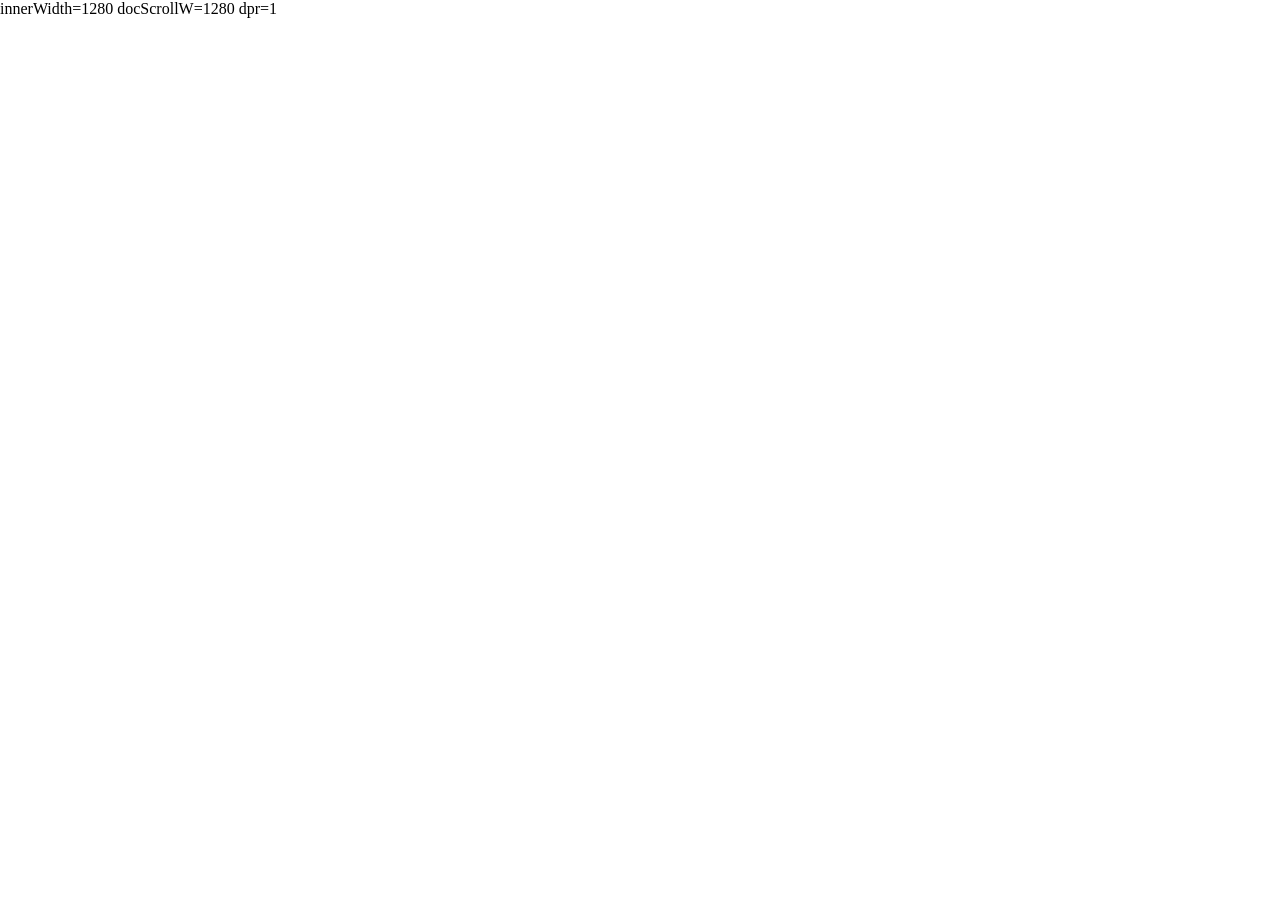
<file: _work/measure.html>
<!DOCTYPE html><html><head><meta name="viewport" content="width=device-width, initial-scale=1.0">
<style>body{margin:0}</style></head><body>
<div id="o">x</div>
<script>
window.addEventListener('load',function(){
 document.getElementById('o').textContent =
   'innerWidth='+window.innerWidth+
   ' docScrollW='+document.documentElement.scrollWidth+
   ' dpr='+window.devicePixelRatio;
 document.title='M:'+document.getElementById('o').textContent;
});
</script></body></html>
</file>
<file: css/styles.css>
:root{
  /* palette douce, blog perso / abstrait */
  --bg:#FBF4F2;          /* crème rosé */
  --surface:#FFFFFF;
  --surface-2:#FCEDF1;   /* rose très clair */
  --ink:#43303A;         /* prune sombre chaud */
  --muted:#A6929C;
  --rose:#E88AA1;        /* accent principal */
  --rose-deep:#D96E88;
  --lavender:#B7A6E0;
  --peach:#F6C2A6;
  --sage:#86C0A2;        /* réussite */
  --coral:#EE9079;       /* difficile */
  --red:#E36C7C;         /* à revoir */
  --line-soft:#F1E3E8;
  --radius:18px;
  --safe-b:env(safe-area-inset-bottom,0px);
  --safe-t:env(safe-area-inset-top,0px);
}
*{margin:0;padding:0;box-sizing:border-box;-webkit-tap-highlight-color:transparent;}
[hidden]{display:none!important;}
html,body{height:100%;max-width:100%;overflow-x:hidden;}
body{
  font-family:'Kalam',system-ui,sans-serif;
  color:var(--ink);
  line-height:1.55;
  overflow:hidden;
  overscroll-behavior:none;
  /* fond « cahier d'école » : marge rose + lignes Seyès */
  background-color:var(--bg);
  background-image:
    linear-gradient(90deg, transparent 33px, rgba(227,108,124,.32) 33px, rgba(227,108,124,.32) 34px, transparent 34px),
    repeating-linear-gradient(transparent 0 29px, rgba(150,140,205,.17) 29px 30px);
  background-attachment:fixed;
}

/* ---------- décor abstrait en fond ---------- */
.bg-decor{position:fixed;inset:0;overflow:hidden;z-index:-1;pointer-events:none;}
.blob{position:absolute;border-radius:46% 54% 60% 40%/52% 48% 52% 48%;filter:blur(48px);opacity:.5;}
.blob-1{width:300px;height:300px;background:var(--rose);top:-90px;right:-70px;}
.blob-2{width:280px;height:280px;background:var(--lavender);bottom:-90px;left:-90px;}
.blob-3{width:220px;height:220px;background:var(--peach);top:42%;left:48%;opacity:.4;}

/* petites illustrations SVG */
.doodle{position:absolute;color:var(--rose);fill:currentColor;}
.doodle [fill="none"]{fill:none;}
.spark{opacity:.55;animation:twinkle 4s ease-in-out infinite;}
.spark-1{top:11%;left:8%;width:26px;color:var(--lavender);}
.spark-2{top:6%;right:13%;width:16px;color:var(--rose-deep);animation-delay:1.2s;}
.spark-3{bottom:16%;right:9%;width:32px;color:var(--peach);animation-delay:2.1s;}

@keyframes twinkle{0%,100%{opacity:.25;transform:scale(.9);}50%{opacity:.6;transform:scale(1.1);}}
@media(prefers-reduced-motion:reduce){
  .spark{animation:none;}
}

/* ---------- structure écrans ---------- */
.screen{
  position:fixed;inset:0;
  display:none;flex-direction:column;
  padding:calc(14px + var(--safe-t)) 16px calc(14px + var(--safe-b));
  width:100%;max-width:560px;margin:0 auto;
  overflow-x:hidden;
}
.screen.is-active{display:flex;}
#screen-home{overflow-y:auto;-webkit-overflow-scrolling:touch;}
#screen-home::-webkit-scrollbar{display:none;}

/* ---------- accueil ---------- */
.home-header{margin-top:4vh;text-align:center;}
.home-header h1{
  font-family:'Caveat',cursive;font-weight:700;
  font-size:clamp(3.4rem,16vw,5.6rem);
  letter-spacing:0;line-height:.95;overflow-wrap:break-word;color:var(--ink);
}
.home-header h1 .hl{
  color:#fff;background:linear-gradient(120deg,var(--rose),var(--rose-deep));
  padding:0 .16em;display:inline-block;transform:skew(-6deg);border-radius:6px;
}
.tagline{color:var(--muted);font-size:1rem;margin:8px auto 0;max-width:300px;}

.stats{display:flex;gap:10px;margin:20px 0 10px;}
.stat{
  flex:1;min-width:0;background:var(--surface);border-radius:16px;
  padding:12px 8px;text-align:center;border:1px solid var(--line-soft);
  box-shadow:0 4px 14px rgba(217,110,136,.06);
}
.stat-num{display:block;font-family:'Caveat',cursive;font-weight:700;font-size:clamp(2rem,7vw,2.9rem);line-height:1;color:var(--ink);}
.stat-lbl{font-size:.66rem;text-transform:uppercase;letter-spacing:.04em;color:var(--muted);}
.stat-new .stat-num{color:var(--lavender);}
.stat-due .stat-num{color:var(--rose-deep);}
.stat-ok .stat-num{color:var(--sage);}

.progress-line{height:6px;background:var(--line-soft);border-radius:99px;overflow:hidden;margin-bottom:18px;}
.progress-line-fill{height:100%;width:0;background:linear-gradient(90deg,var(--sage),#9fd0b6);border-radius:99px;transition:width .4s;}

.modes{display:flex;flex-direction:column;gap:10px;}
.mode-btn{
  font-family:inherit;color:var(--ink);
  background:var(--surface);border:1px solid var(--line-soft);border-radius:var(--radius);
  padding:15px 18px;text-align:left;cursor:pointer;
  display:flex;flex-direction:column;gap:2px;transition:transform .08s,box-shadow .15s;
  box-shadow:0 4px 14px rgba(217,110,136,.05);
}
.mode-btn:active{transform:scale(.98);}
.mode-primary{
  background:linear-gradient(120deg,var(--rose),var(--rose-deep));
  color:#fff;border-color:transparent;box-shadow:0 8px 20px rgba(217,110,136,.28);
}
.mode-title{font-weight:700;font-size:1.05rem;}
.mode-sub{font-size:.8rem;opacity:.7;}
.mode-primary .mode-sub{opacity:.92;}
.mode-advance{gap:10px;cursor:default;}
.mode-advance:active{transform:none;}
.mode-advance-top{display:flex;flex-direction:column;gap:2px;}
.mode-advance-row{display:flex;align-items:center;gap:10px;}
.advance-unit{font-size:.78rem;color:var(--muted);flex:1;}
.advance-start-btn{
  font-family:inherit;font-weight:700;font-size:.85rem;color:#fff;
  background:linear-gradient(120deg,var(--rose),var(--rose-deep));
  border:none;border-radius:99px;padding:9px 18px;cursor:pointer;
}
.advance-start-btn:active{transform:scale(.96);}
.advance-start-btn:disabled{opacity:.4;cursor:default;}
.theme-row{display:flex;gap:8px;}
.mode-small{flex:1;min-width:0;padding:12px 6px;align-items:center;text-align:center;
  font-size:.74rem;font-weight:600;flex-direction:column;justify-content:center;gap:5px;}
.dot{width:9px;height:9px;border-radius:99px;display:inline-block;}
.dot-verif{background:var(--lavender);}
.dot-secu{background:var(--peach);}
.dot-secours{background:var(--rose);}

/* ---------- réglages repliables ---------- */
.settings{margin-top:14px;}
.settings-toggle{
  display:flex;align-items:center;justify-content:center;gap:8px;
  width:100%;background:transparent;border:1px solid var(--line-soft);
  border-radius:14px;padding:11px;color:var(--muted);font-family:inherit;
  font-weight:600;font-size:.85rem;cursor:pointer;
}
.settings-toggle .chev{transition:transform .25s;font-size:1.1rem;line-height:1;}
.settings-toggle.is-open{color:var(--ink);}
.settings-toggle.is-open .chev{transform:rotate(180deg);}
.settings-panel{
  background:var(--surface);border:1px solid var(--line-soft);
  border-radius:14px;margin-top:8px;padding:14px;
  display:flex;flex-direction:column;gap:14px;
  box-shadow:0 4px 14px rgba(217,110,136,.05);
}
.setting{display:flex;align-items:center;justify-content:space-between;gap:10px;}
.setting-label{font-size:.84rem;color:var(--ink);font-weight:500;}
.stepper{display:flex;align-items:center;gap:4px;background:var(--surface-2);border-radius:99px;padding:4px;}
.step-btn{
  width:34px;height:34px;border-radius:99px;border:none;cursor:pointer;
  background:#fff;color:var(--rose-deep);font-size:1.35rem;line-height:1;
  font-family:inherit;font-weight:700;box-shadow:0 1px 3px rgba(0,0,0,.08);
  display:flex;align-items:center;justify-content:center;
}
.step-btn:active{transform:scale(.92);}
.step-val{min-width:32px;text-align:center;font-weight:700;font-size:1.05rem;color:var(--ink);}
.reset-link{
  background:none;border:none;color:var(--muted);font-family:inherit;
  font-size:.8rem;padding:6px;cursor:pointer;align-self:center;
}

/* ---------- révision : barre haute ---------- */
.study-top{display:flex;align-items:center;gap:12px;margin-bottom:14px;}
.icon-btn{
  width:40px;height:40px;flex:0 0 40px;border-radius:12px;border:1px solid var(--line-soft);
  background:var(--surface);color:var(--ink);font-size:1.6rem;line-height:1;cursor:pointer;
}
.study-progress{flex:1;height:6px;background:var(--line-soft);border-radius:99px;overflow:hidden;}
.study-progress-fill{height:100%;width:0;background:linear-gradient(90deg,var(--rose),var(--rose-deep));border-radius:99px;transition:width .3s;}
.study-count{font-family:'Caveat',cursive;font-weight:700;font-size:1.7rem;color:var(--muted);min-width:48px;text-align:right;}

/* ---------- carte ---------- */
.card-wrap{flex:1;min-height:0;display:flex;}
.card{
  flex:1;background:var(--surface);color:var(--ink);border-radius:22px;
  box-shadow:0 12px 34px rgba(217,110,136,.16);display:flex;min-height:0;overflow:hidden;
  border:1px solid var(--line-soft);
}
.card-scroll{flex:1;overflow-y:auto;padding:22px 20px 24px;-webkit-overflow-scrolling:touch;}
.card-badge{
  display:inline-block;font-family:'Caveat',cursive;font-weight:700;font-size:1.4rem;
  letter-spacing:.02em;background:linear-gradient(120deg,var(--rose),var(--rose-deep));color:#fff;border-radius:8px;
  padding:2px 14px;margin-bottom:16px;
}
.card-photo{margin-bottom:16px;border-radius:14px;overflow:hidden;background:var(--surface-2);}
.card-photo img{width:100%;display:block;}

.qitem{margin-bottom:16px;}
.qitem:last-child{margin-bottom:0;}
.role-tag{
  display:inline-block;font-size:.68rem;font-weight:700;text-transform:uppercase;
  letter-spacing:.06em;padding:3px 9px;border-radius:99px;margin-bottom:6px;color:#fff;
}
.role-verification{background:var(--lavender);}
.role-manipulation{background:#9385C7;}
.role-securite_routiere{background:var(--peach);color:#7a4a2e;}
.role-premiers_secours{background:var(--rose);}
.qtext{font-weight:700;font-size:1.2rem;color:var(--ink);}
.atext{margin-top:7px;color:#5c4a53;font-size:1.14rem;white-space:pre-line;
  border-left:3px solid var(--rose);padding:6px 0 6px 12px;background:var(--surface-2);border-radius:0 8px 8px 0;}
.atext.empty{color:#a08e98;font-style:italic;background:#f6f0f2;border-left-color:#e2d3d9;}

.qimgs{display:flex;gap:8px;margin-top:10px;flex-wrap:wrap;}
.qimg-link{display:block;border-radius:10px;overflow:hidden;background:var(--surface-2);
  border:1px solid var(--line-soft);width:104px;height:104px;flex:0 0 auto;}
.qimg-link img{width:100%;height:100%;display:block;object-fit:cover;}

.lightbox{position:fixed;inset:0;background:rgba(20,10,15,.86);display:flex;align-items:center;
  justify-content:center;padding:24px;z-index:50;}
.lightbox[hidden]{display:none;}
.lightbox img{max-width:100%;max-height:100%;border-radius:12px;display:block;}

.answers{margin-top:6px;}
.divider{height:1px;background:var(--line-soft);margin:18px 0;}

/* ---------- actions bas ---------- */
.actions{padding-top:16px;}
.reveal-btn{
  width:100%;padding:18px;border:none;border-radius:16px;cursor:pointer;
  font-family:inherit;font-weight:700;font-size:1.1rem;
  background:linear-gradient(120deg,var(--rose),var(--rose-deep));color:#fff;
  box-shadow:0 8px 20px rgba(217,110,136,.28);
}
.reveal-btn:active{transform:scale(.99);}
.grade-row{display:flex;gap:10px;}
.grade{
  flex:1;padding:16px 8px;border:none;border-radius:16px;cursor:pointer;
  font-family:inherit;font-weight:700;font-size:.98rem;color:#fff;
  display:flex;flex-direction:column;align-items:center;gap:2px;line-height:1.1;
}
.grade small{font-weight:400;font-size:.82rem;opacity:.9;}
.grade:active{transform:scale(.97);}
.grade-again{background:var(--red);}
.grade-hard{background:var(--coral);}
.grade-good{background:var(--sage);}
.grade-easy{background:#5b9b71;}

/* ---------- édition du texte ---------- */
.edit-toggle-btn{
  width:100%;margin-top:10px;padding:12px;cursor:pointer;
  font-family:inherit;font-weight:700;font-size:.96rem;
  background:var(--surface);color:var(--muted);
  border:1.5px solid var(--line-soft);border-radius:14px;
}
.edit-toggle-btn:active{transform:scale(.99);}
.edit-field{
  display:block;width:100%;margin-top:7px;box-sizing:border-box;
  font-family:inherit;font-size:1.05rem;color:var(--ink);line-height:1.35;
  background:var(--surface-2);border:1.5px dashed var(--rose);
  border-radius:10px;padding:8px 10px;resize:vertical;overflow:hidden;
}
.edit-field.edit-q{font-weight:700;}

.edit-imgs{margin-top:9px;padding:9px 10px;background:var(--surface-2);
  border:1.5px dashed var(--rose);border-radius:10px;}
.edit-imgs-list{display:flex;gap:8px;flex-wrap:wrap;}
.edit-img-thumb{position:relative;width:64px;height:64px;flex:0 0 auto;
  border-radius:8px;overflow:hidden;background:var(--surface);}
.edit-img-thumb img{width:100%;height:100%;display:block;object-fit:cover;}
.edit-img-remove{position:absolute;top:2px;right:2px;width:20px;height:20px;line-height:18px;
  padding:0;border:none;border-radius:50%;background:rgba(67,48,58,.78);color:#fff;
  font-size:.75rem;cursor:pointer;}
.edit-img-add{display:flex;gap:6px;margin-top:8px;}
.edit-img-url{flex:1;min-width:0;font-family:inherit;font-size:.88rem;color:var(--ink);
  background:var(--surface);border:1px solid var(--line-soft);border-radius:8px;padding:6px 8px;}
.edit-img-add-btn{flex:0 0 auto;font-family:inherit;font-weight:700;font-size:.85rem;
  color:var(--rose-deep);background:var(--surface);border:1px solid var(--rose);
  border-radius:8px;padding:6px 10px;cursor:pointer;}
.edit-img-add-btn:active{transform:scale(.97);}

/* ---------- fin ---------- */
#screen-done .done-inner{margin:auto;text-align:center;display:flex;flex-direction:column;gap:14px;align-items:center;}
.done-emoji{font-size:4rem;}
#screen-done h2{font-family:'Caveat',cursive;font-weight:700;font-size:3.4rem;color:var(--ink);}
#done-summary{color:var(--muted);max-width:300px;}
#done-home{max-width:280px;}

@media(min-width:480px){ .home-header{margin-top:6vh;} }
</file>
